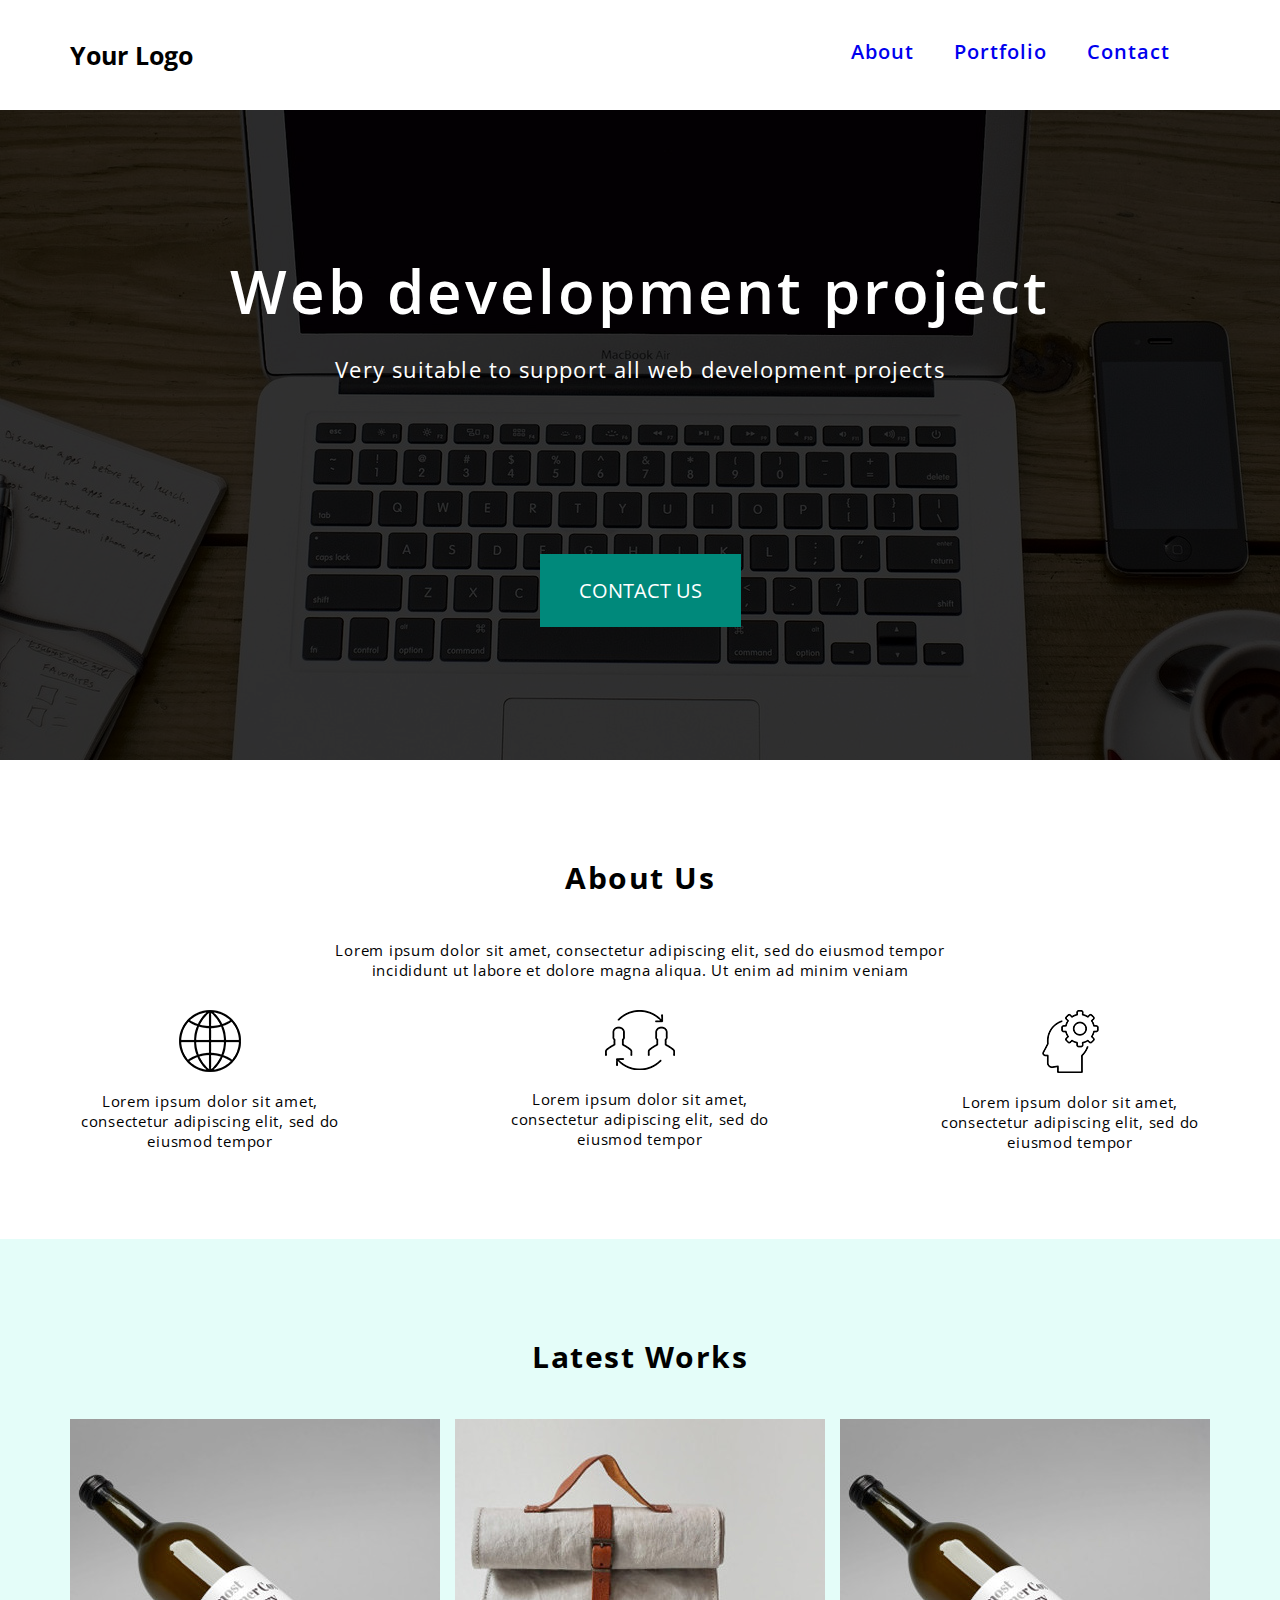
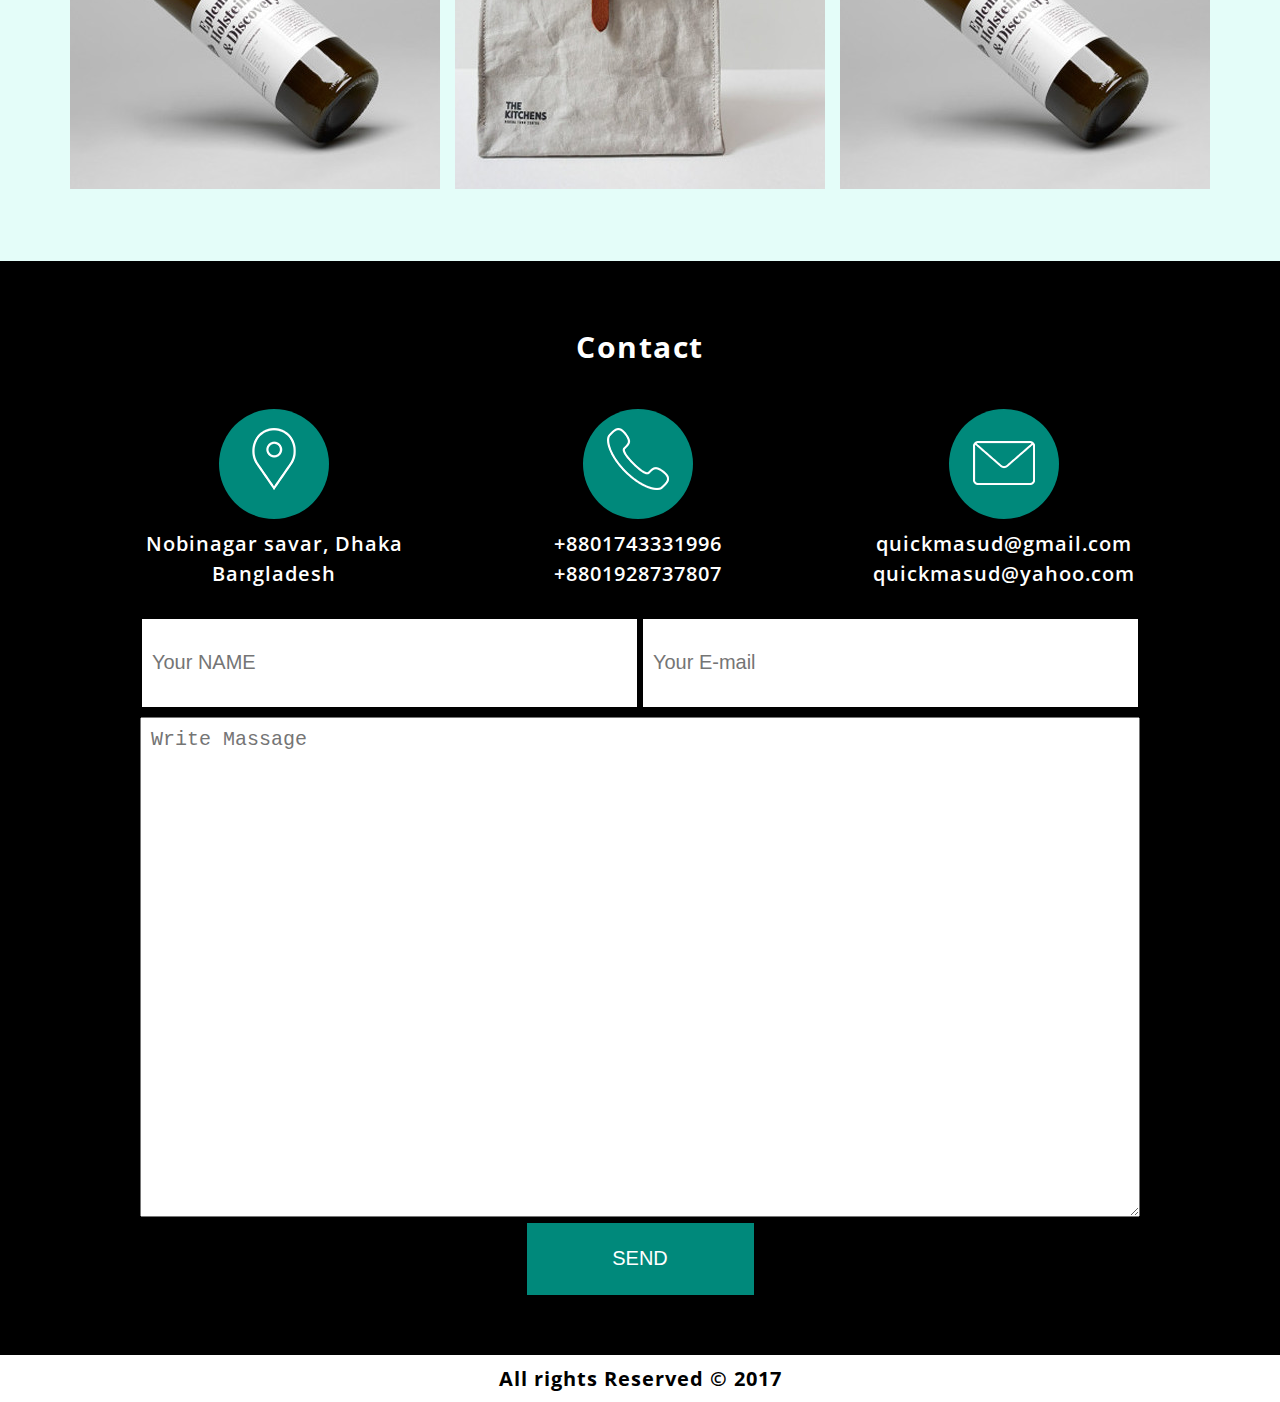
<file: index.html>
<!DOCTYPE html>
<html lang="en">
<head>
	<meta charset="UTF-8">
	<title>WEB</title>
	<meta name="viewport" content="width=device-width, initial-scale=1.0">
	<link href="https://fonts.googleapis.com/css?family=Open+Sans:400,600,700&display=swap" rel="stylesheet">
	<link rel="stylesheet" href="css/main.css">
</head>
<body>
	<header>
		<div class="menu">
			<div class="container d-flex menu_blok">
                <div class="logo">
					Your Logo
				</div>
			    <nav>
					<ul class="d-flex">
						<li> <a href="#about">About</a></li>
						<li><a href="#portfolio">Portfolio</a> </li>
						<li><a href="#contact">Contact</a></li>
					</ul>
				</nav>
			</div>
		</div>
		<div class="first">
			<div class="container">
				<h1>
					Web development project
				</h1>
				<p>
					Very suitable to support all web development projects
				</p>
				<a href="#contact" class="button">
					Contact us
				</a>
		    </div>
		</div>
	</header>
	<div class="about" id="about">
		<div class="container text">
			<h2>
				About Us
			</h2>
			<p class="about__p">
				Lorem ipsum dolor sit amet, consectetur adipiscing elit, sed do eiusmod tempor incididunt ut labore et dolore magna aliqua. Ut enim ad minim veniam
			</p>
			<div class="d-flex justify">
				<div class="promo">
					<img src="img/internet.png" alt="">
					<p>Lorem ipsum dolor sit amet, consectetur adipiscing elit, sed do eiusmod tempor</p>
				</div>
				<div class="promo">
					<img src="img/transfer.png" alt="">
					<p>Lorem ipsum dolor sit amet, consectetur adipiscing elit, sed do eiusmod tempor</p>
				</div>
				<div class="promo">
					<img src="img/head.png" alt="">
					<p>Lorem ipsum dolor sit amet, consectetur adipiscing elit, sed do eiusmod tempor</p>
				</div>
			</div>
		</div>
	</div>
	<div class="portfolio text" id="portfolio">
		<div class="container justify">
			<h2>Latest Works</h2>
			<div class="d-flex justify"> 
				<div class="work__item">
					<img src="img/Rectangle2.jpg" alt="">
					<div class="work__details">
						<h4>Wine</h4>
					</div>
				</div>
	            <div class="work__item">
					<img src="img/Rectangle.jpg" alt="">
					<div class="work__details">
						<h4>Bag</h4>
					</div>
				</div>
				<div class="work__item">
					<img src="img/Rectangle2.jpg" alt="">
					<div class="work__details">
						<h4>Wine</h4>
					</div>
				</div>
			</div> 
		</div>
	</div>
	<div class="contact text" id="contact">
		<div class="container">
			<h2>Contact</h2>
			<div class="d-flex justify_content">
				<div class="contact__items">
					<div class="circle">
					    <img src="img/placeholder.png" alt="">
					</div>
					<p>Nobinagar savar, Dhaka </p>
					<p>Bangladesh</p>
				</div>
				<div class="contact__items">
					<div class="circle">
					     <img src="img/phone-call.png" alt="">
					</div>
					<p>+8801743331996</p>
					<p>+8801928737807</p>
				</div>
				<div class="contact__items">
					<div class="circle circle_three">
					    <img src="img/mail.png" alt="">
					</div>
					<p>quickmasud@gmail.com</p>
					<p>quickmasud@yahoo.com</p>
				</div>
			</div>
			 <form action="success.php" class="js-form form" id="popupResult" method="post">
	                 <input type="text" name="name" required placeholder="Your NAME" class="form__input form-control form__field">
	                 <input type="email" name="email" placeholder="Your E-mail" class="form__input form-control form__field">
	                 <textarea name="massage" placeholder="Write Massage" class="form__input form-control form__field"></textarea>
	                 <button class="form__btn btn-red" data-submit>Send</button>
			 </form> 
		</div>
	</div>
	<footer>
		 All rights Reserved © 2017
	</footer>
	<div id="loader">
        <img src="img/ripple.svg">
    </div>
    
    <div id="overlay">
        <div id="thx">
          Thanks. We have received your message
        </div>
    </div>

        <script src="js/jquery-3.3.1.min.js"></script>
	<!-- Подключен файл-валидатор, для проверки формы на заполненность  -->
	<script src="https://ajax.aspnetcdn.com/ajax/jquery.validate/1.14.0/jquery.validate.js"></script>
	<script src="js/main.js"></script>
</body>
</html>
</file>
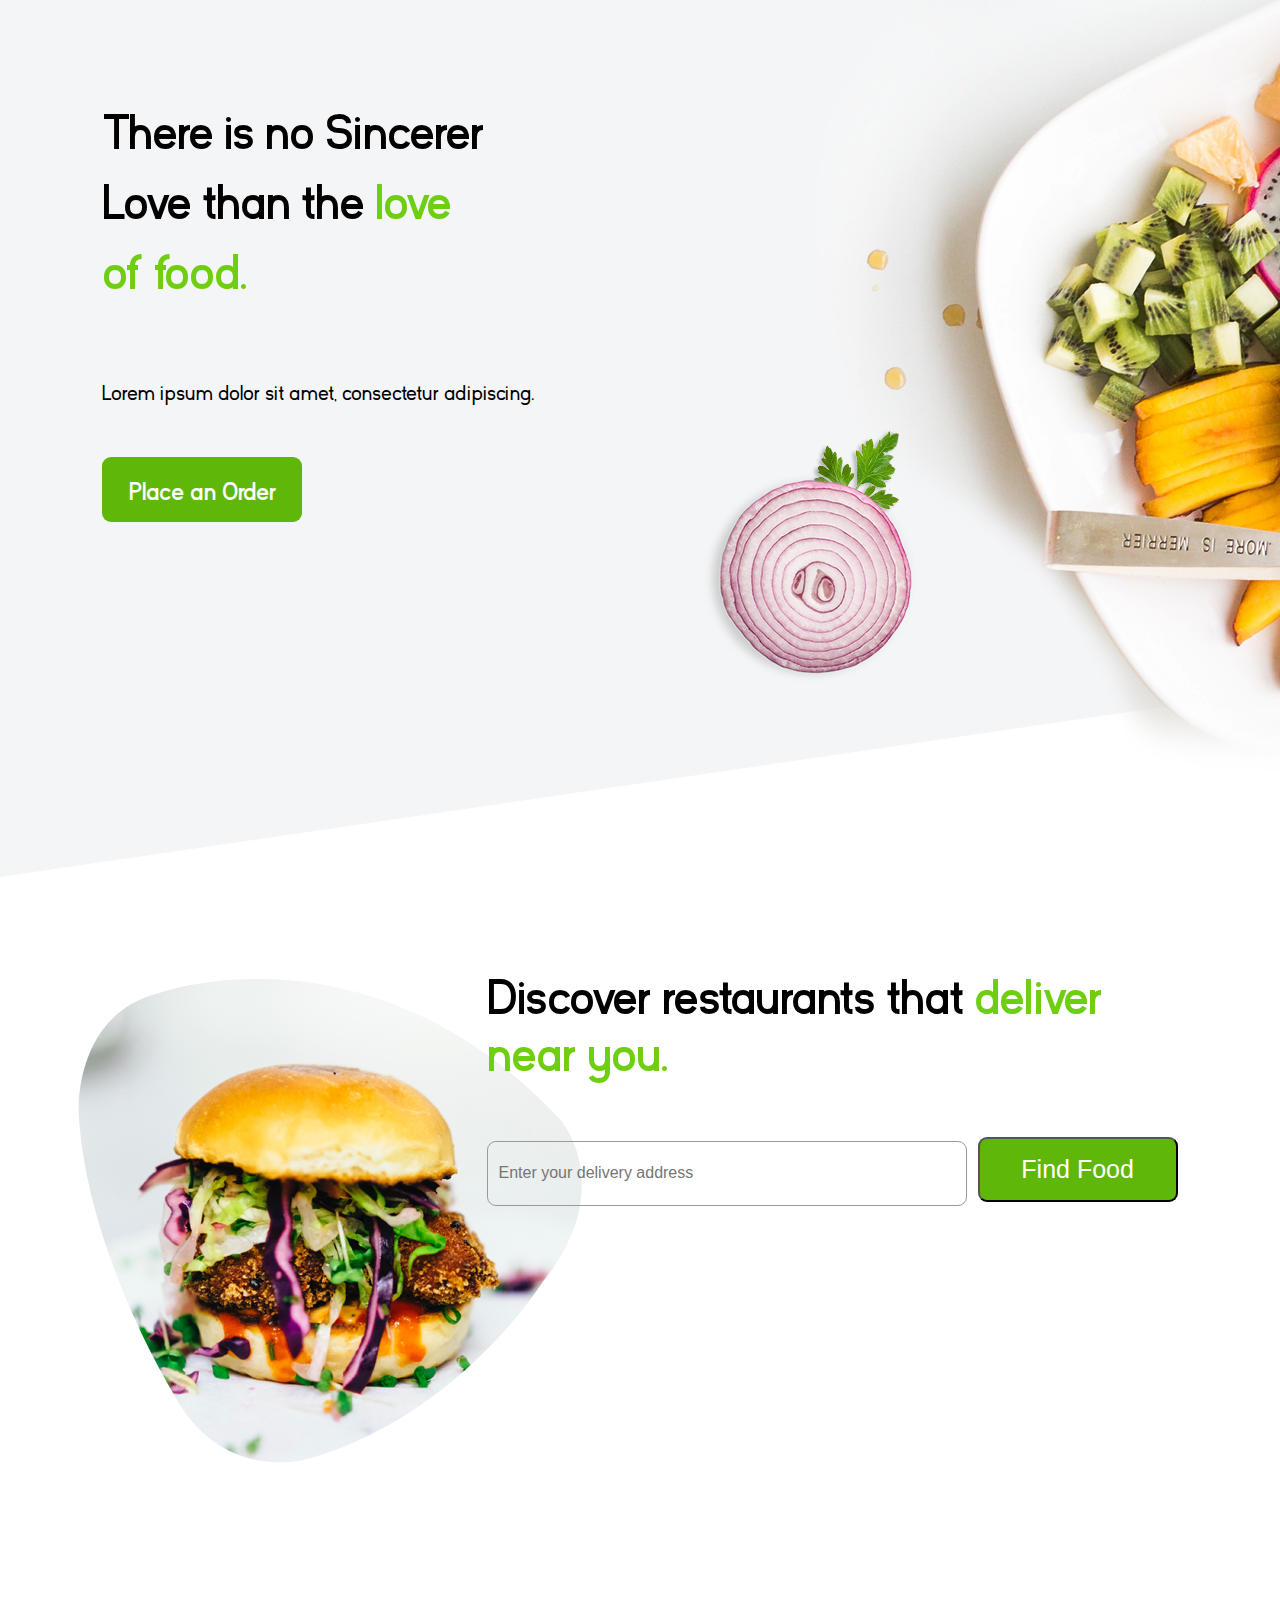
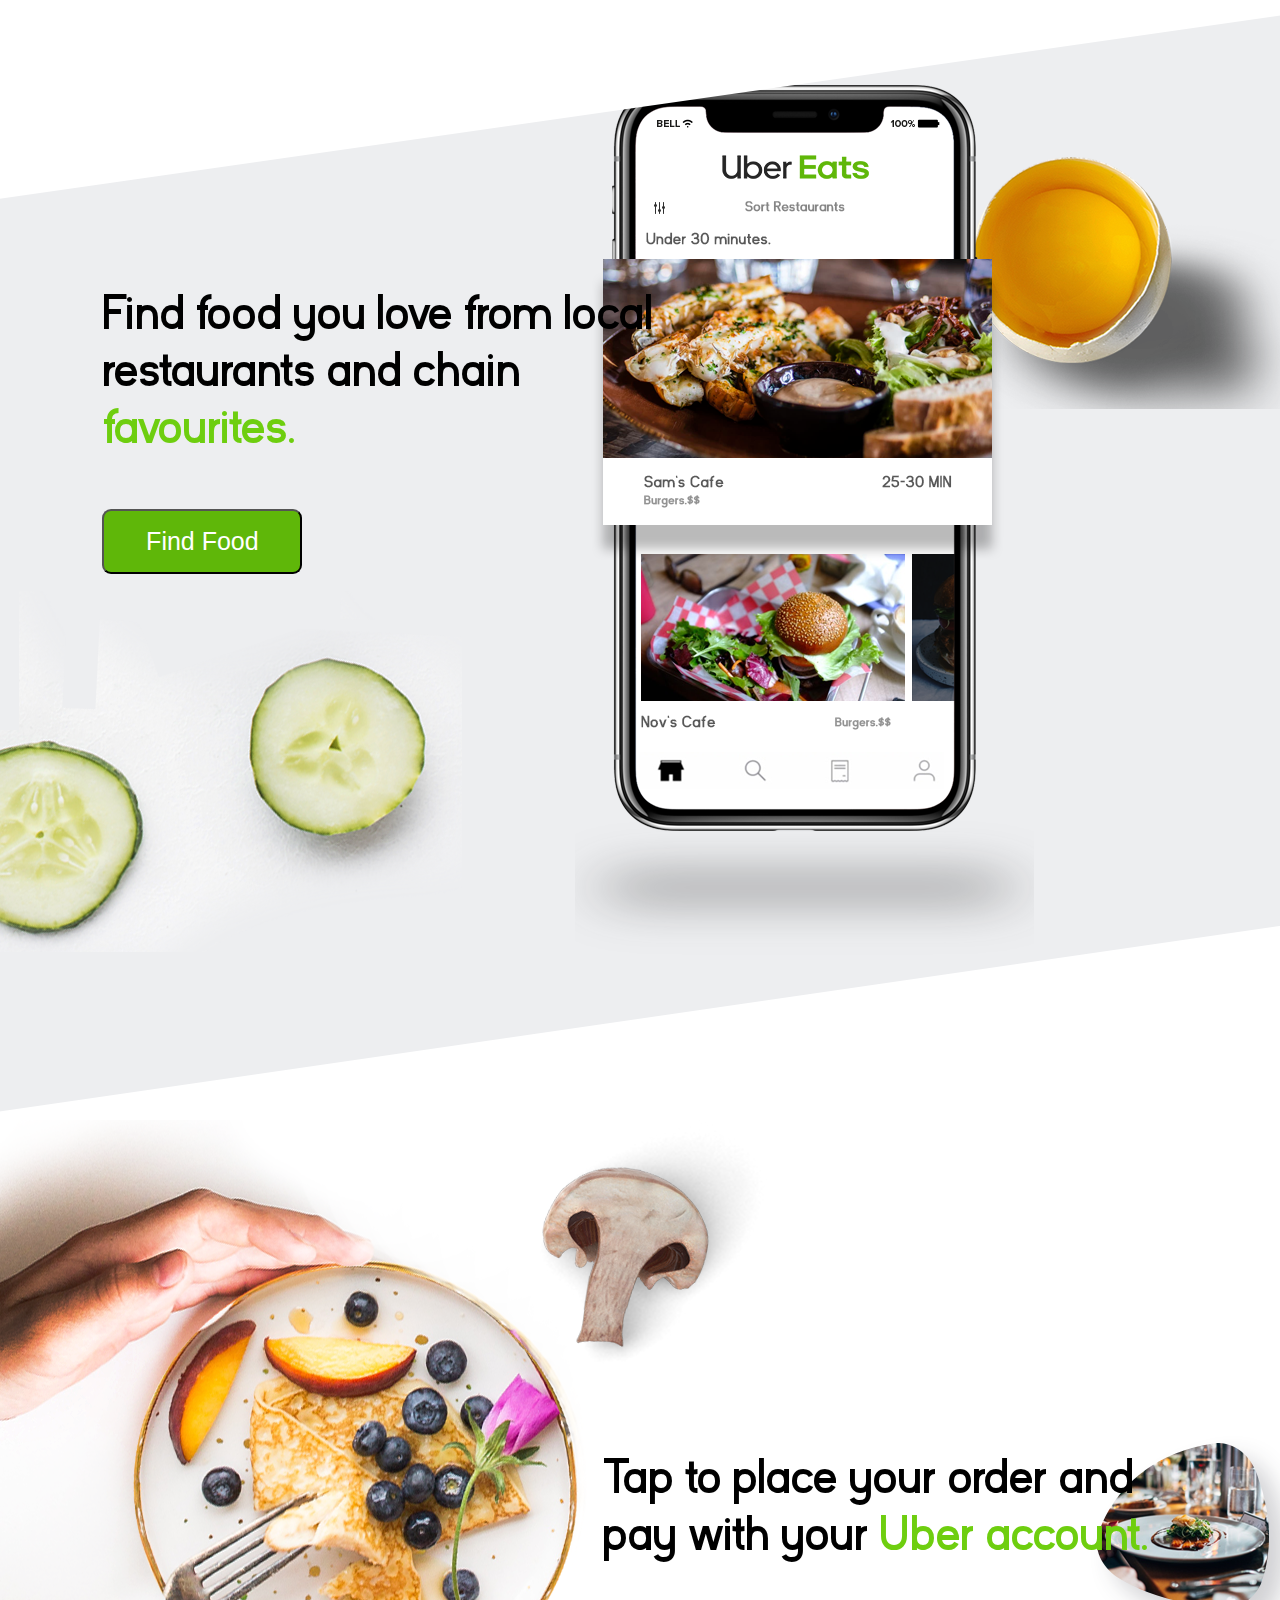
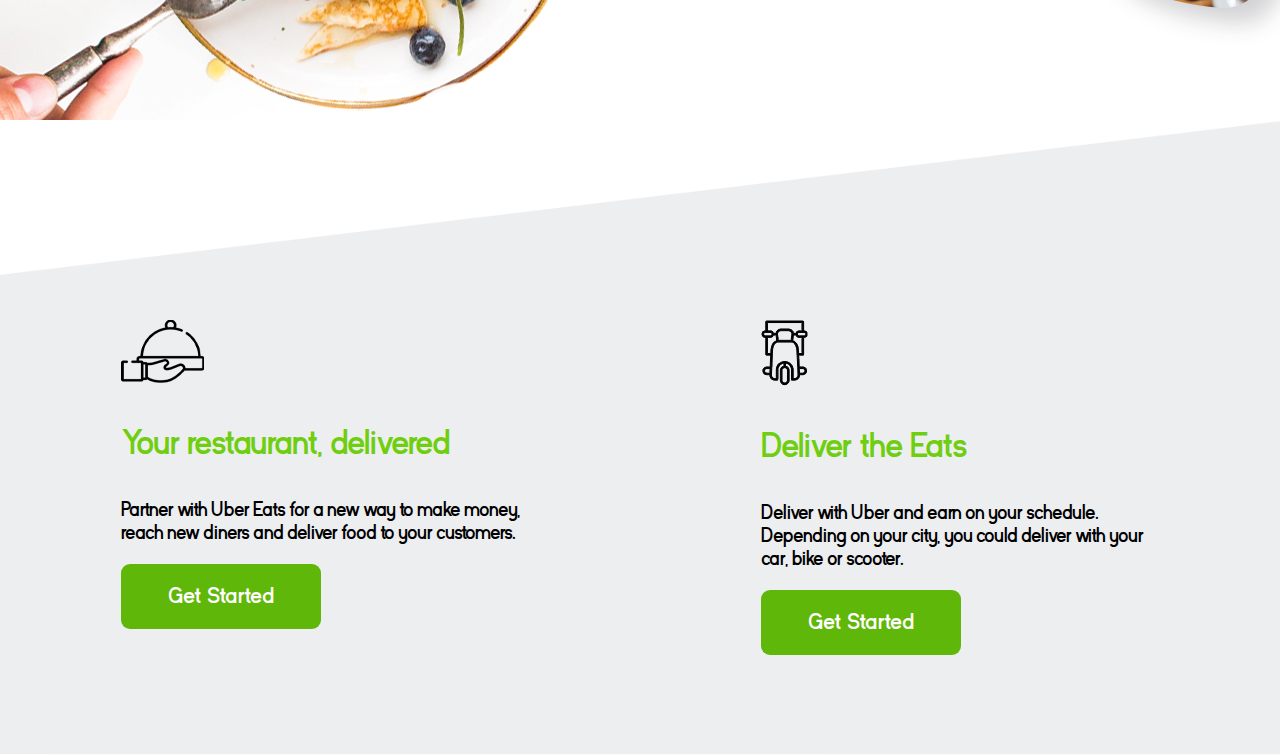
<file: food/index.html>
<!DOCTYPE html>
<html lang="en">
<head>
	<meta charset="UTF-8">
	<title>Sincer</title>
	<meta name="viewport" content="width=device-width, initial-scale=1.0">
	<link rel="stylesheet" href="css/main.css">
</head>
<body>
	<header>
		<!-- <a href="" class="button">Sing up</a> -->
		<div class="header__text">
		<p>There is no Sincerer<br> Love than the <span class="colorFont">love<br> of food.</span></p>
		<p class="text">Lorem ipsum dolor sit amet, consectetur adipiscing.</p>
		<a href="">Place an Order</a>
		</div>
	</header>
	<div class="container deliver">
		<div class= "deliver__text">	
			<p>Discover  restaurants that <span class="colorFont">deliver<br> near you.</span></p>
		    <form action="success.php">
			<input type="text" placeholder="  Enter your delivery address">
			<button class="form__btn" data-submit>Find Food</button>
		</form>
		</div>
	</div>
	<div class="container find">
		<div class="find__text">
			<p>Find food you love from local<br> 
	        restaurants and chain <span class="colorFont">favourites.</span></p>
	        <button class="form__btn" data-submit>Find Food</button>

        </div>
	</div>
	<div class="container place">
		<div class="place__text">
			<p>Tap to place your order and<br>
	        pay with your <span class="colorFont">Uber account.</span></p>
	    </div>
	</div>
	<footer>
		<div class= "partner">
			<img src="img/dish.png" alt="">
		<h3 class= "colorFont">Your restaurant, delivered</h3>
		<p>Partner with Uber Eats for a new way to make money, 
         reach new diners and deliver food to
         your customers.</p>
         <a href="">
         	Get Started
         </a>
		</div>
		<div class= "partner">
			<img src="img/bike.png" alt="">
		<h3 class= "colorFont">Deliver the Eats</h3>
		<p>Deliver with Uber and earn on your schedule. Depending 
        on your city, you could deliver with your car, bike 
        or scooter.</p>
         <a href="">
         	Get Started
         </a>
		</div>
	</footer>
</body>
</html>
</file>
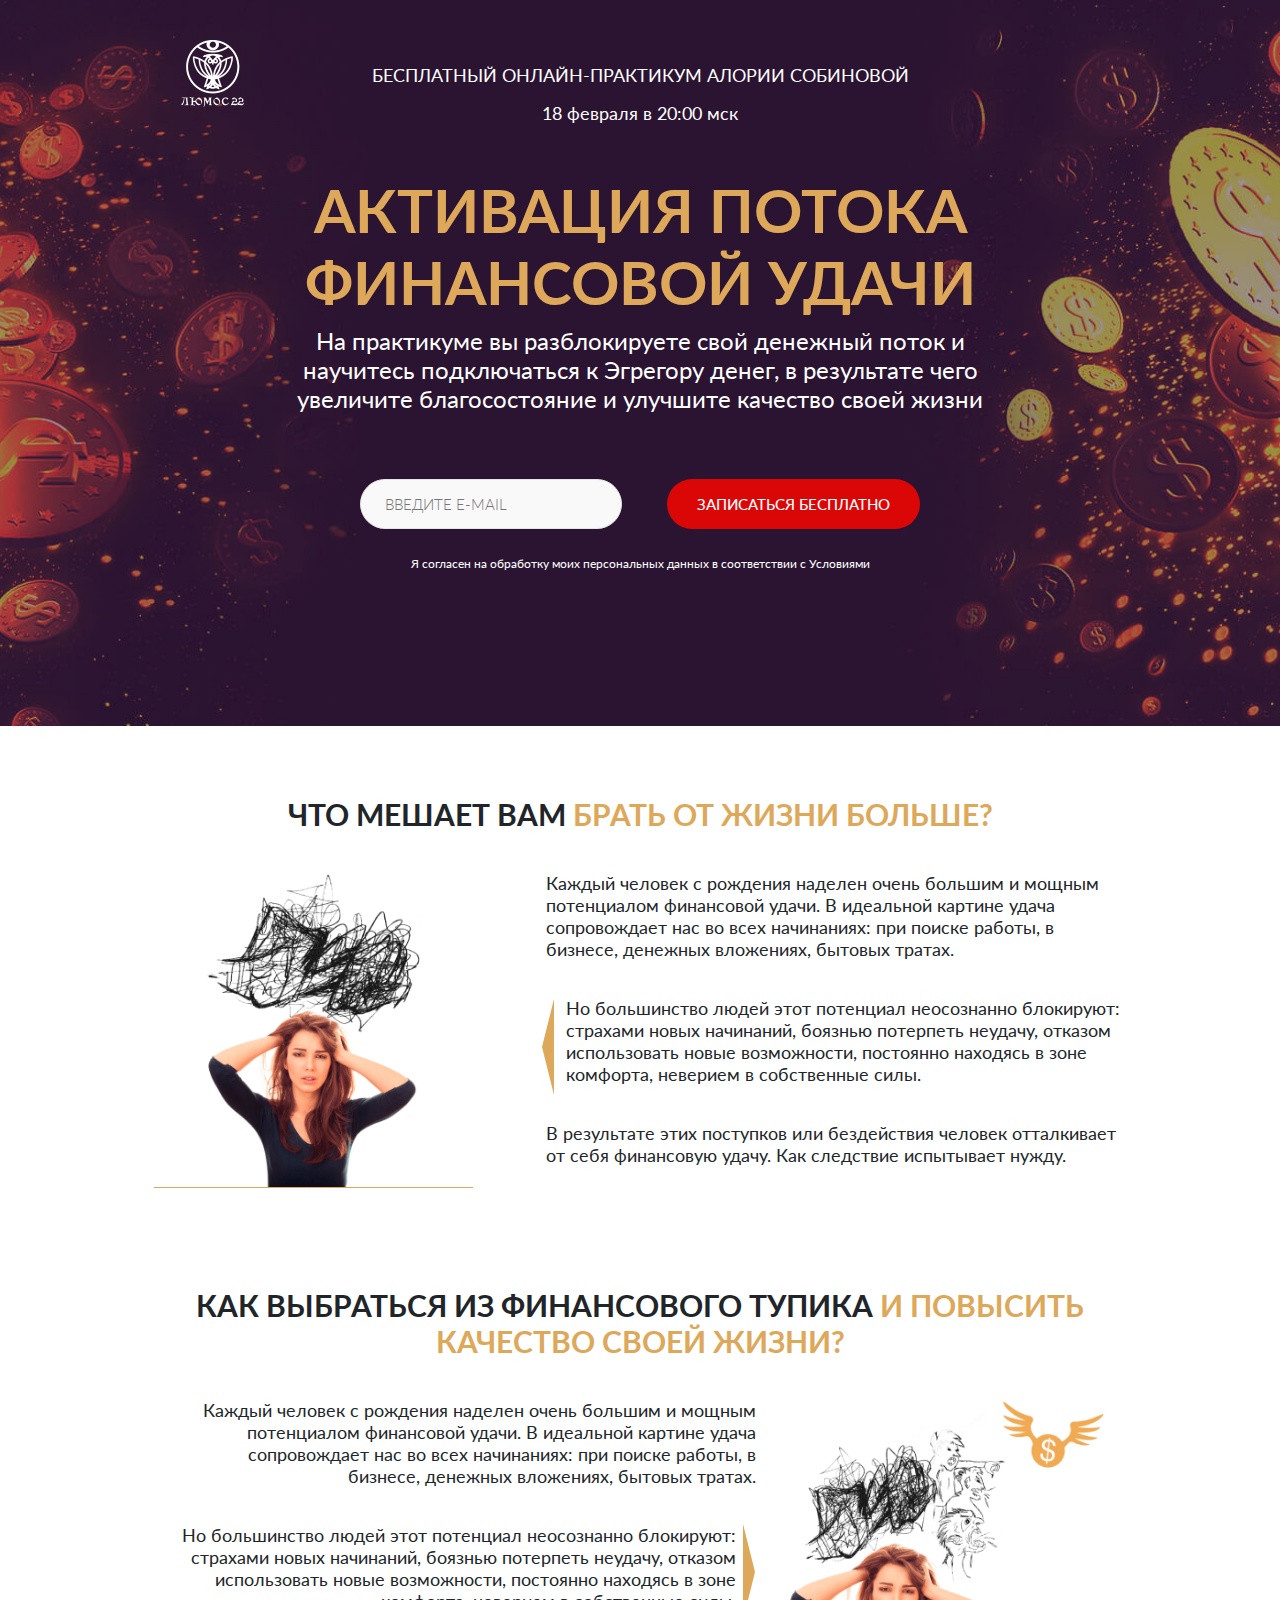
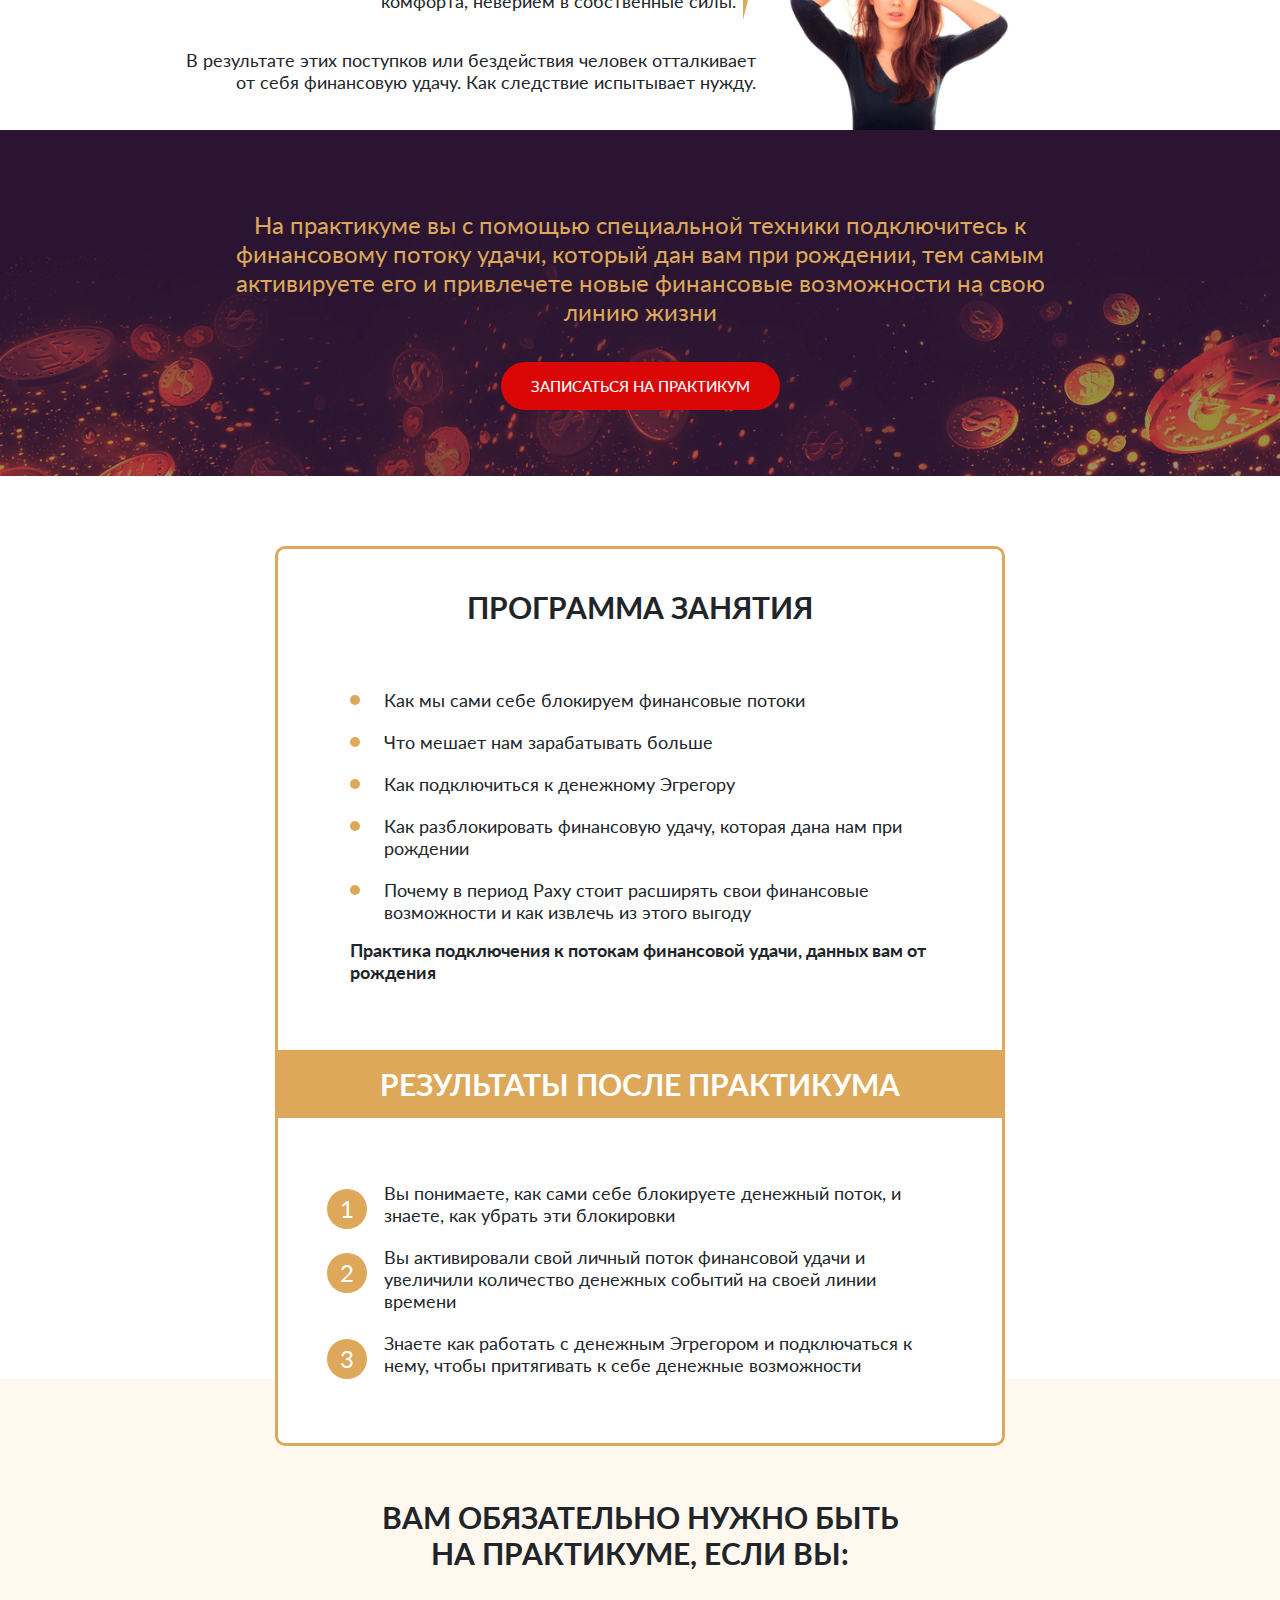
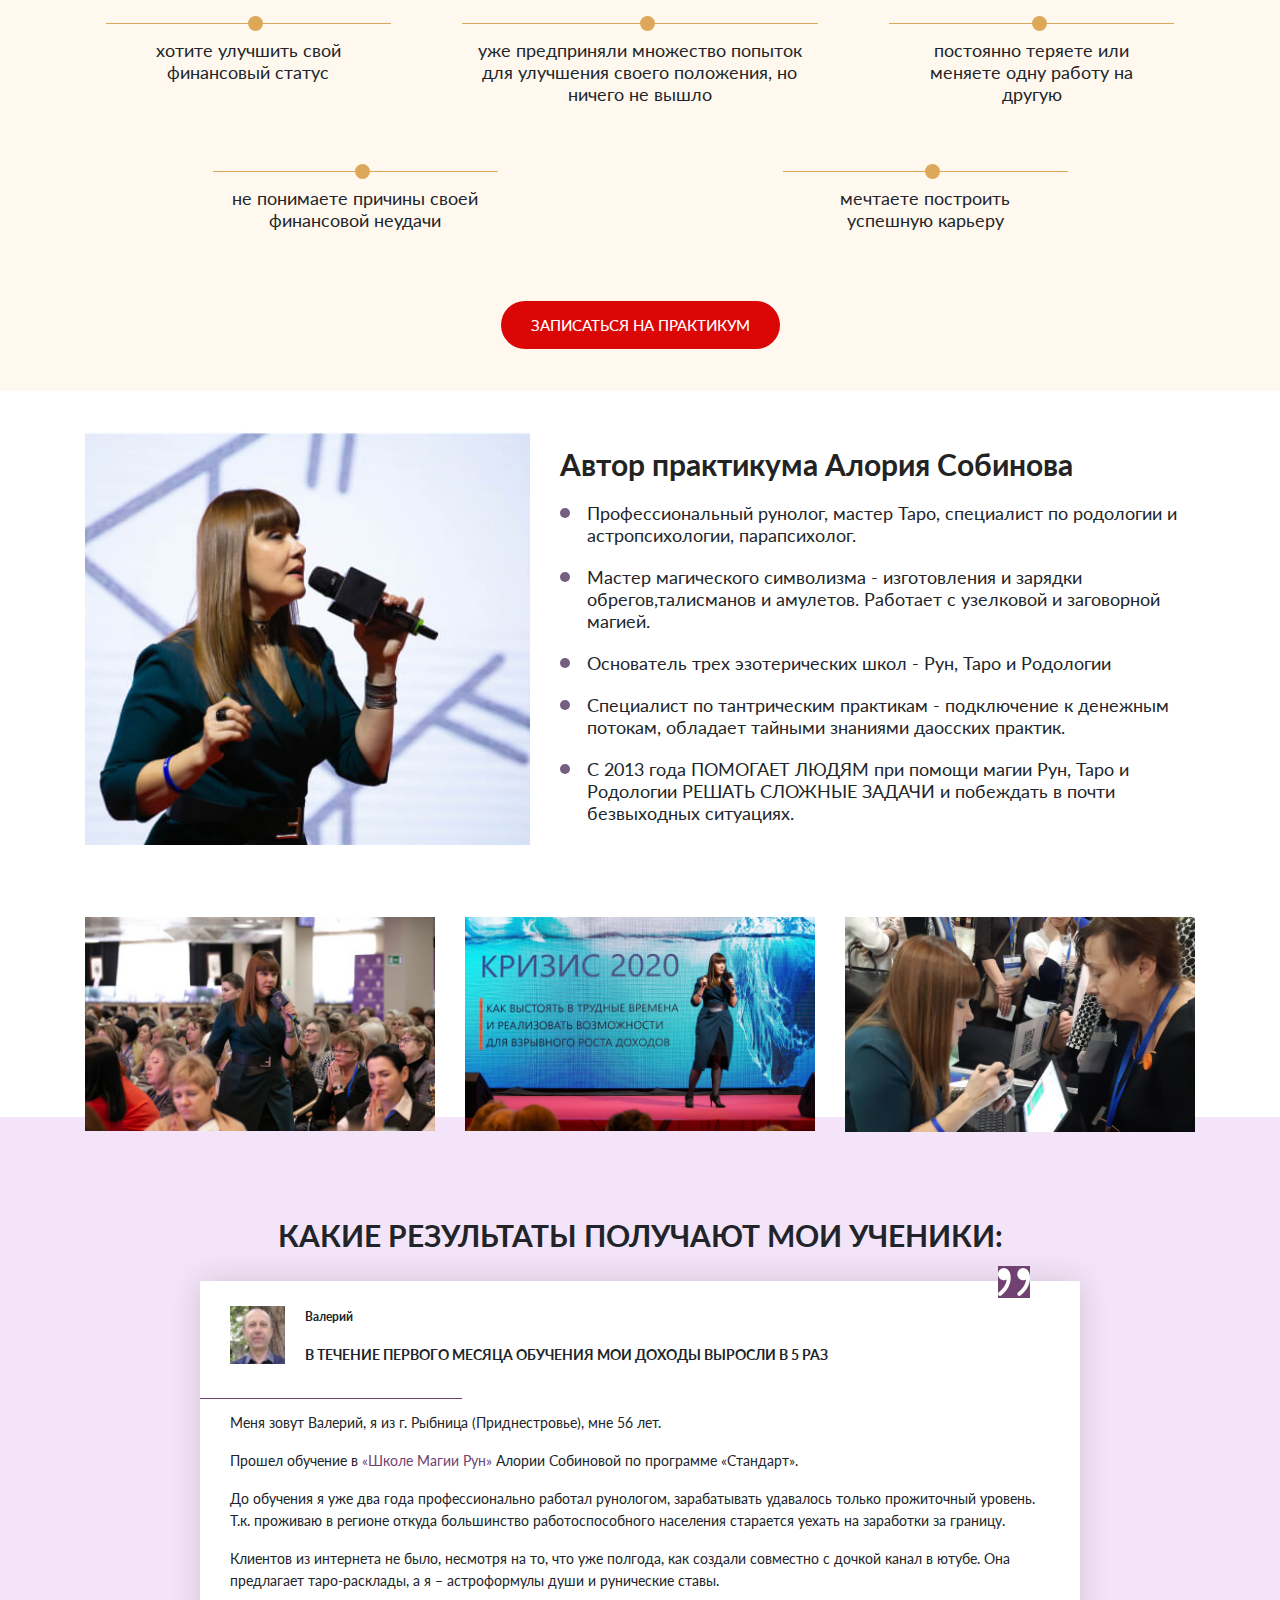
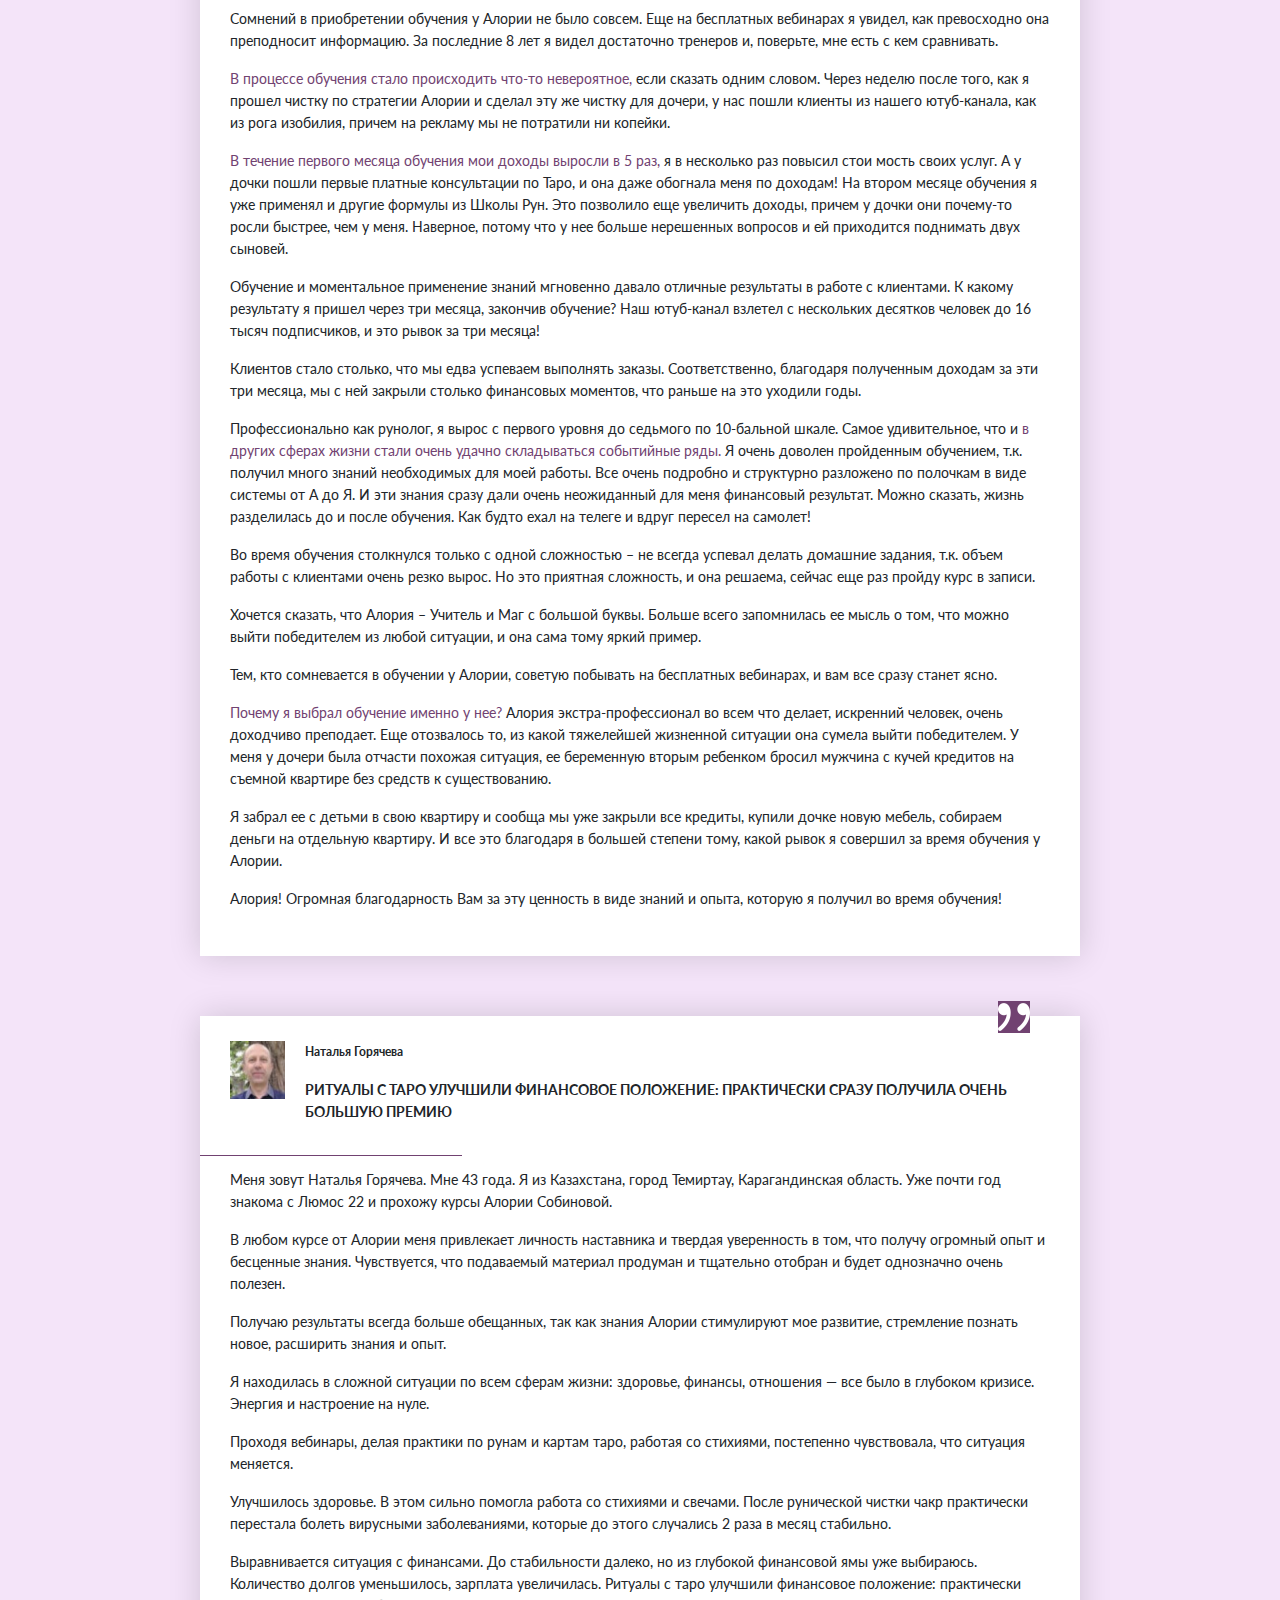
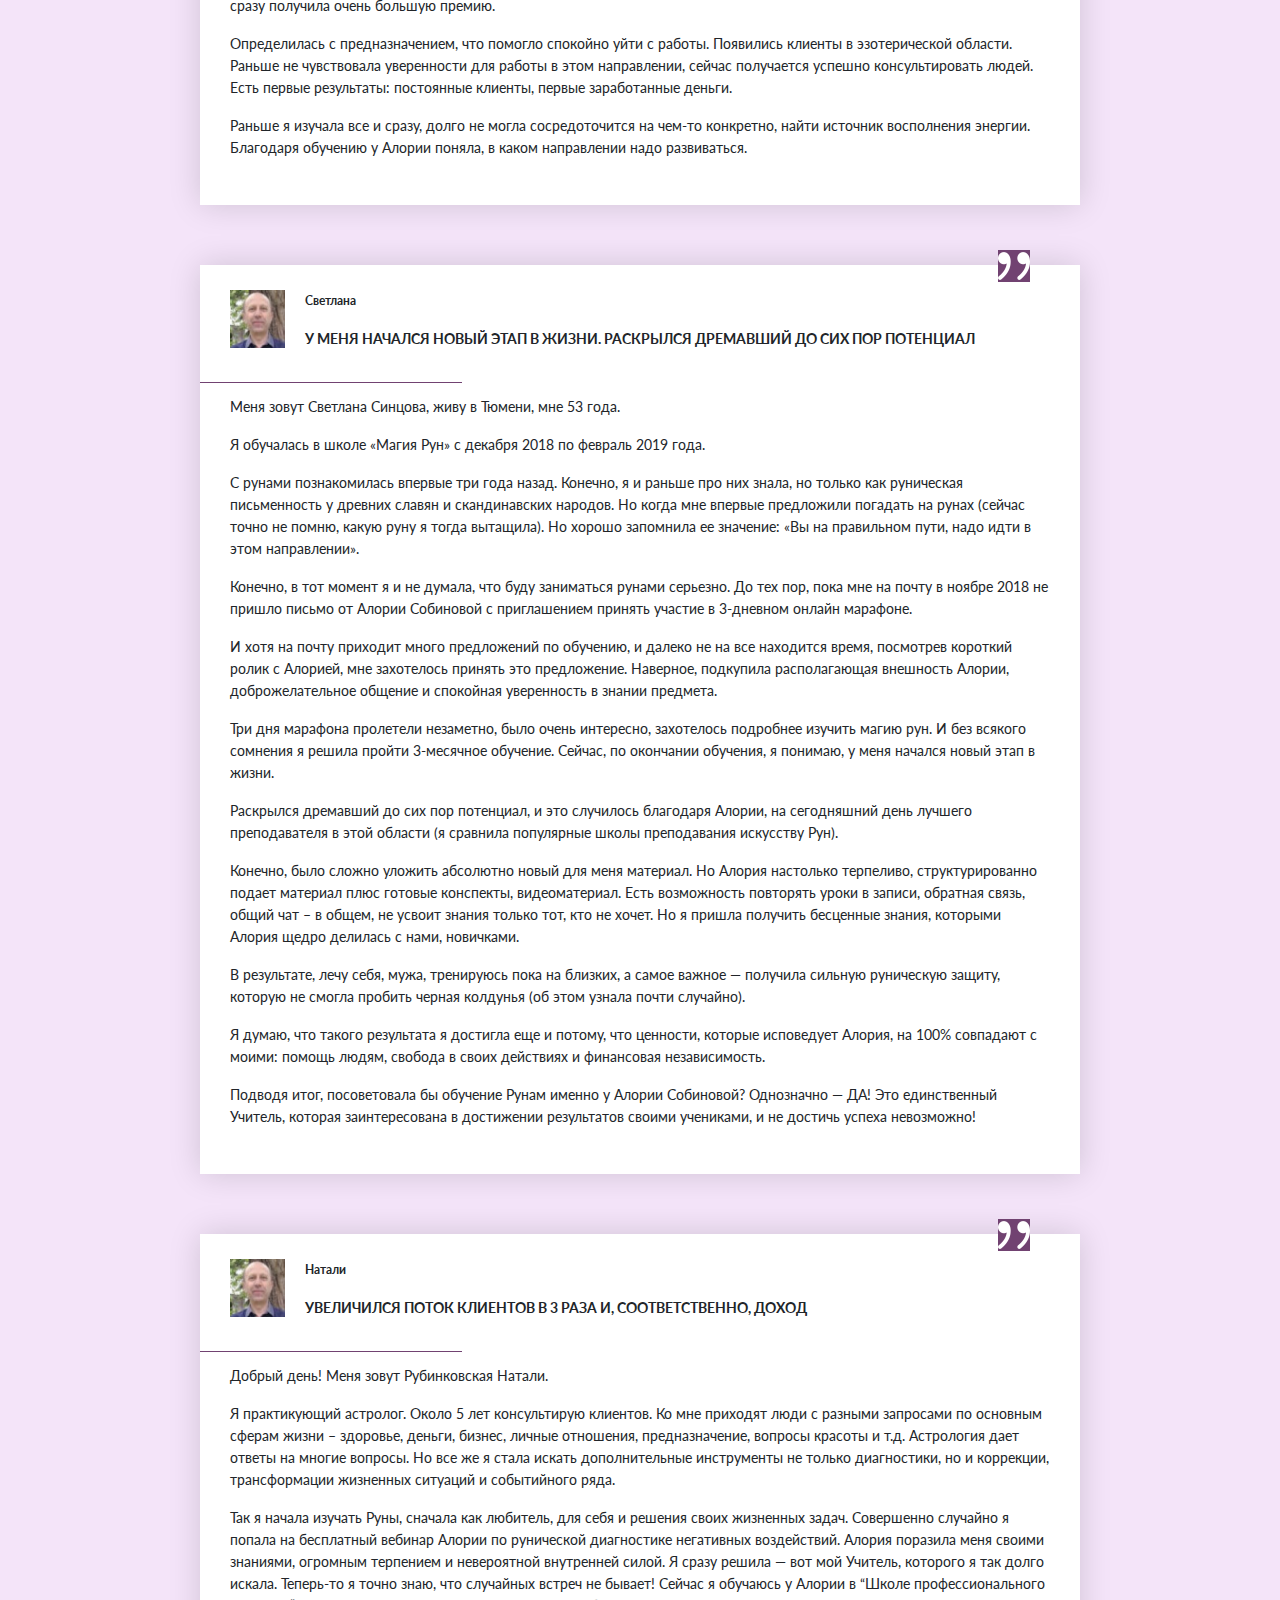
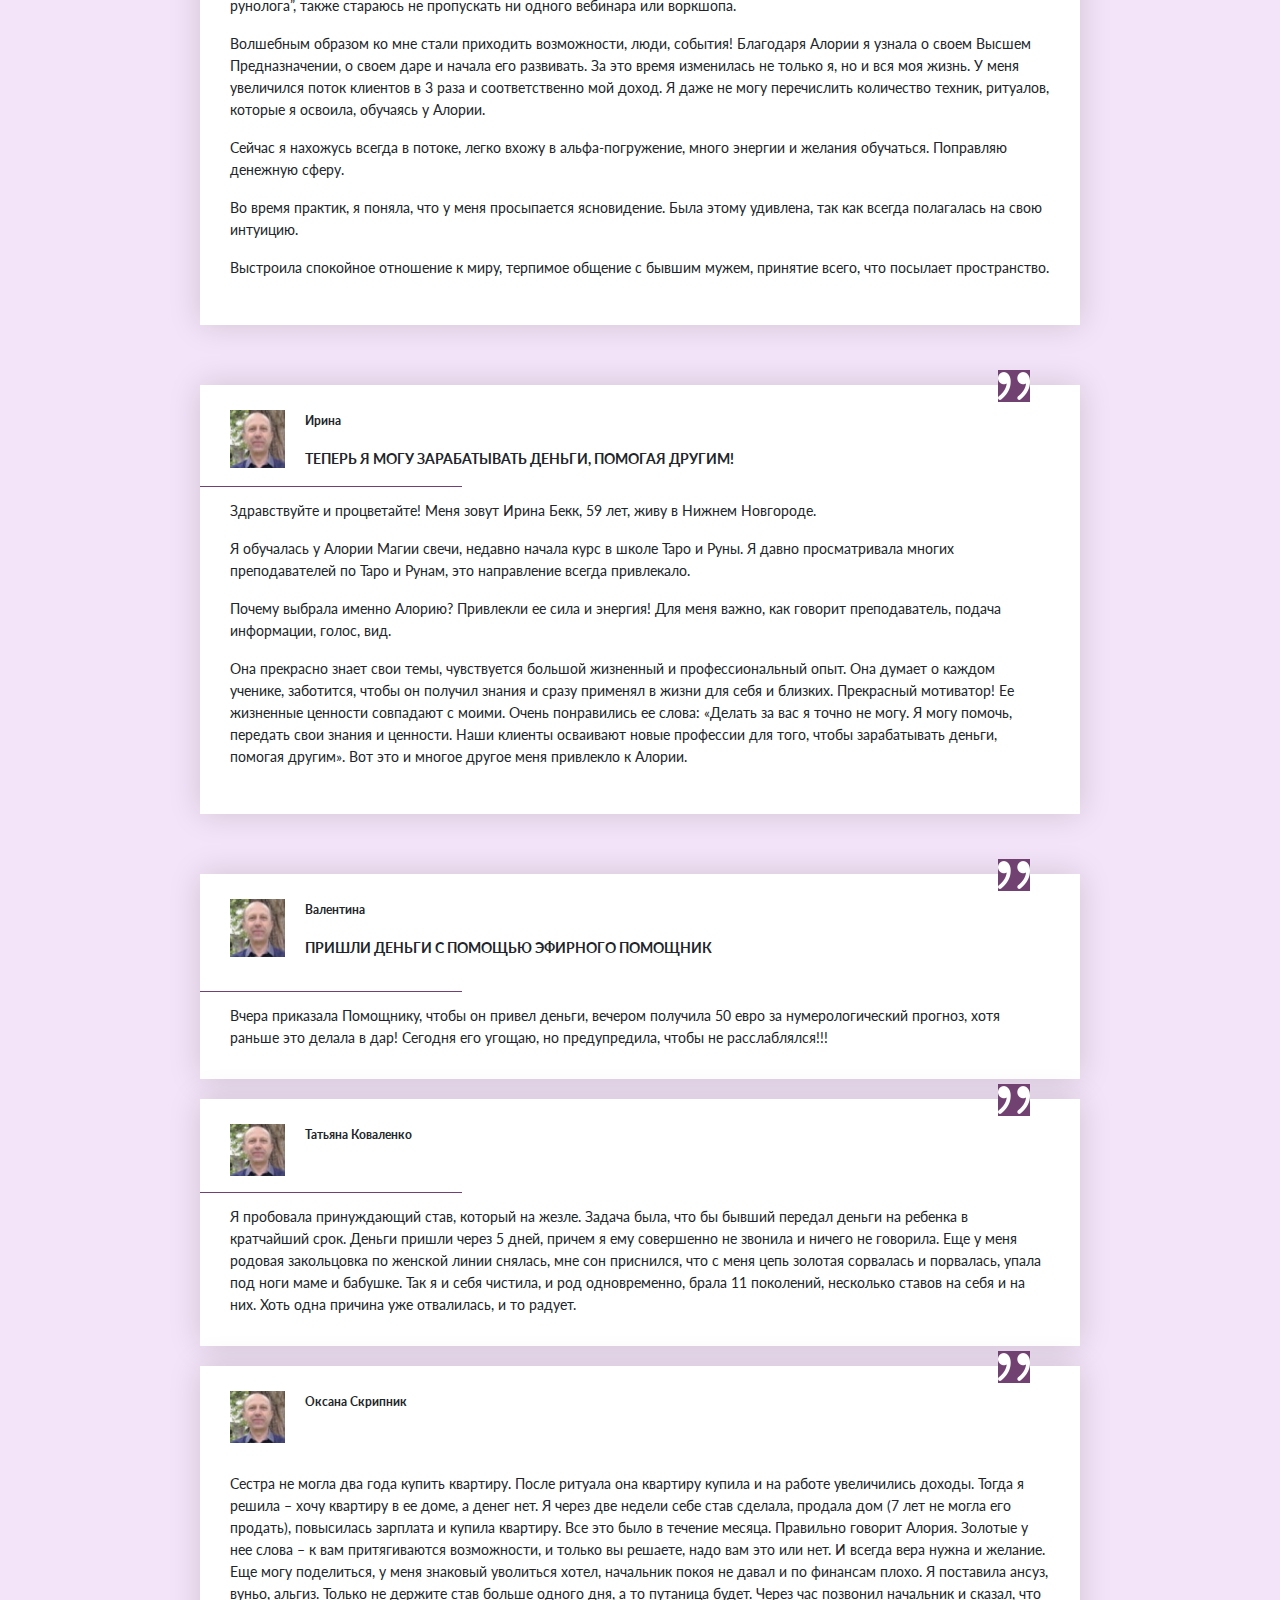
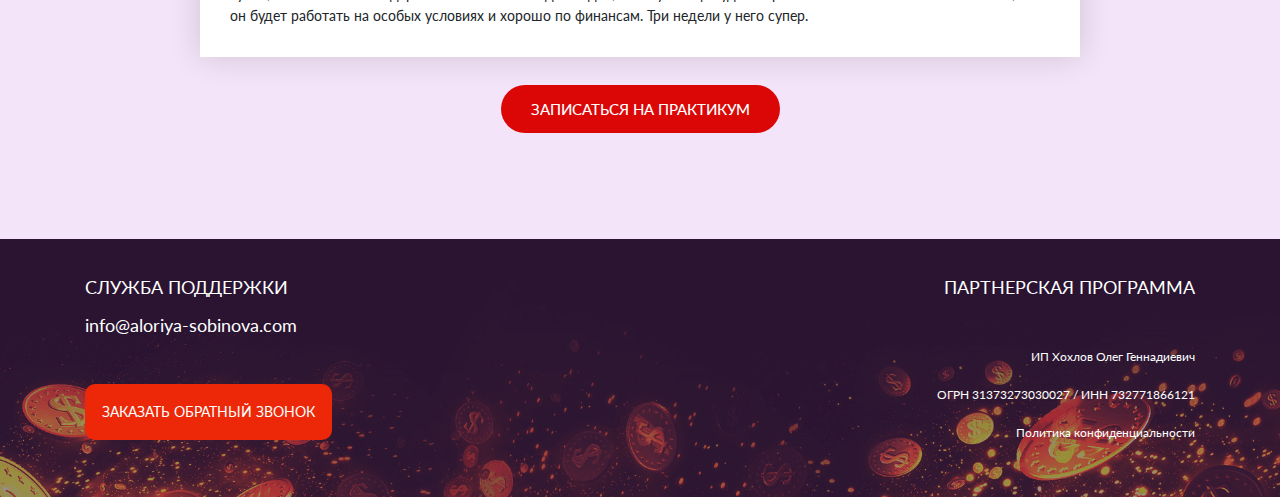
<file: gloria/index.html>
<!doctype html>
<html lang="кг">
  <head>
    <!-- Required meta tags -->
    <meta charset="utf-8">
    <meta name="viewport" content="width=device-width, initial-scale=1, shrink-to-fit=no">

    <!-- Bootstrap CSS -->
    <link href="https://fonts.googleapis.com/css2?family=Lato:ital,wght@0,300;0,400;0,700;0,900;1,700&display=swap" rel="stylesheet">
    
    <link rel="stylesheet" href="https://stackpath.bootstrapcdn.com/bootstrap/4.4.1/css/bootstrap.min.css" integrity="sha384-Vkoo8x4CGsO3+Hhxv8T/Q5PaXtkKtu6ug5TOeNV6gBiFeWPGFN9MuhOf23Q9Ifjh" crossorigin="anonymous">
    <link rel="stylesheet" type="text/css" href="slick/slick.css"/>
    <link rel="stylesheet" href="css/style.css">
    <title>Люмос</title>
  </head>

  <body>
    <header>
        <div class="container">
            <div class="row ">
                <div class="offset-lg-1 col-lg-1 col-12 text-center">
                    <img src="img/logo.png" alt="Лого">
                </div>
                <div class="col-lg-8 col-12  justify-content-center">
                    <p class="text-center text-uppercase mt-4">Бесплатный онлайн-практикум Алории Собиновой</p>
                    <p class="text-center">18 февраля в 20:00 мск</p>

                    <h1 class="text-center text-gold text-uppercase">Активация потока финансовой удачи</h1>
                    <p class="text-center font-size-24">На практикуме вы разблокируете свой денежный поток и научитесь 
                    подключаться к Эгрегору денег, в результате чего увеличите благосостояние и улучшите
                    качество своей жизни</p> 
                    <form class = "text-uppercase d-lg-flex justify-content-between text-center"action="">
                        <input class="mb-4" type="text" placeholder=" Введите e-mail">
                        <button class = "button text-uppercase mb-4 text-center">Записаться бесплатно</button>
                    </form>
                    <p class="font-size-12 text-center">Я согласен на обработку моих персональных данных в соответствии с Условиями</p> 
                </div>
            </div>   
        </div>
    </header>


    <section class="reason">
        <div class="container">
            <div class="row justify-content-center">
                <div class="col-lg-11 col-md-12">
                    <h2 class="text-center">
                        Что мешает вам <span class="text-gold">брать от жизни больше?</span>
                    </h2>
                    <div class="row justify-content-around">
                        <div class="col-md-4">
                            <img class="reason__img" src="img/reason.png" alt="">
                        </div>
                        <div class="col-md-7">
                            <p>
                                Каждый человек с рождения наделен очень большим и мощным потенциалом
                                финансовой удачи. В идеальной картине удача сопровождает нас во всех
                                начинаниях: при поиске работы, в бизнесе, денежных вложениях, 
                                бытовых тратах.
                            </p>
                            <p class="triangle_left">
                                Но большинство людей этот потенциал неосознанно блокируют: страхами 
                                новых начинаний, боязнью потерпеть неудачу, отказом использовать новые возможности, 
                                постоянно находясь в зоне комфорта, неверием в собственные силы.
                            </p>
                            <p>
                                В результате этих поступков или бездействия человек отталкивает от себя 
                                финансовую удачу. Как следствие испытывает нужду. 
                            </p>
                        </div>
                    </div>
                    <h2 class="text-center">
                        КАК ВЫБРАТЬСЯ из финансового тупика <span class="text-gold">и повысить КАЧЕСТВО СВОЕЙ ЖИЗНИ?</span>
                    </h2>
                    <div class="row justify-content-center flex-column-reverse flex-md-row">
                        <div class="col-md-7 text-right">
                            <p>
                                Каждый человек с рождения наделен очень большим и мощным потенциалом
                                финансовой удачи. В идеальной картине удача сопровождает нас во всех
                                начинаниях: при поиске работы, в бизнесе, денежных вложениях, 
                                бытовых тратах.
                            </p>
                            
                            <p class="triangle_right">
                                Но большинство людей этот потенциал неосознанно блокируют: страхами 
                                новых начинаний, боязнью потерпеть неудачу, отказом использовать новые возможности, 
                                постоянно находясь в зоне комфорта, неверием в собственные силы.
                            </p>
                            <p>
                                В результате этих поступков или бездействия человек отталкивает от себя 
                                финансовую удачу. Как следствие испытывает нужду. 
                            </p>
                        </div>
                        <div class="col-md-4">
                            <img class="reason__img-2" src="img/reason1.png" alt="">
                        </div>
                    </div>
                </div>
            </div>
        </div>
    </section>


    <section class="practice">
        <div class="container">
            <div class="row justify-content-center">
                <div class="col-md-9 text-center">
                    <p class="text-gold font-size-24 mb-5">На практикуме вы с помощью специальной техники подключитесь к финансовому потоку удачи, 
                        который дан вам при рождении, тем самым активируете его и привлечете
                        новые финансовые возможности на свою линию жизни
                    </p>
                    <a class="button text-uppercase text-white" href="">Записаться на практикум</a>
                </div>
            </div>
        </div>
    </section>


    <section class="program">
        <div class="container">
            <div class="row justify-content-center">
                <div class="col-md-8">
                    <div class="program__list">
                        <h2 class="text-center">ПРОГРАММА ЗАНЯТИЯ</h2>
                            <div class="program__bulet-list">
                                <ul>
                                    <li>Как мы сами себе блокируем финансовые потоки</li>
                                    <li>Что мешает нам зарабатывать больше</li>
                                    <li>Как подключиться к денежному Эгрегору</li>
                                    <li>Как разблокировать финансовую удачу, которая дана нам при рождении</li>
                                    <li> Почему в период Раху стоит расширять 
                                        свои финансовые возможности и как извлечь из этого выгоду
                                    </li>
                                </ul>
                                <p class="text-left">Практика подключения к потокам финансовой удачи, данных вам от рождения</p>
                            </div>
                        <h2 class="text-center text-white bg-gold py-3">РЕЗУЛЬТАТЫ ПОСЛЕ ПРАКТИКУМА</h2>
                            <div class="program__bulet-list">   
                                <ol>
                                    <li>Вы понимаете, как сами себе блокируете денежный поток,
                                        и знаете, как убрать эти блокировки </li>
                                    <li>Вы активировали свой личный поток финансовой удачи и увеличили 
                                        количество денежных событий на своей линии времени</li>
                                    <li>Знаете как работать с денежным Эгрегором и подключаться к нему,
                                        чтобы притягивать к себе денежные возможности</li>
                                </ol>
                            </div>
                    </div>
                </div>
            </div>    
        </div>
    </section>


    <section class="must">
        <div class="container text-center">
            <h2 > ВАМ ОБЯЗАТЕЛЬНО НУЖНО БЫТЬ НА ПРАКТИКУМЕ, ЕСЛИ ВЫ:</h2> 
            <div class="row justify-content-around text-center">
                
                <div class="col-md-3  coi-lg-4 must__items">
                    <p> хотите улучшить свой финансовый статус</p>
                </div>
                <div class="col-md-4  coi-lg-4 must__items">
                    <p>уже предприняли множество 
                        попыток для улучшения своего положения, но ничего не вышло</p>
                </div>
                <div class="col-md-3 coi-lg-4 must__items">
                    <p>
                        постоянно теряете или меняете одну работу на другую
                    </p>
                </div>
                <div class="col-md-3 coi-lg-3 must__items">
                    <p>
                        не понимаете причины своей финансовой неудачи
                    </p>
                </div>
                <div class="col-md-3 coi-lg-3 must__items">
                    <p>
                        мечтаете построить успешную карьеру
                    </p>
                </div>
                <div class="col-md-12 mx-auto">
                    <p></p><a class="button text-uppercase text-white" href="">Записаться на практикум</a></p> 
                </div>
            </div>
        </div>
    </section>


    <section class="author">
        <div class="container">
            <div class="row justify-content-between">
                <div class="col-lg-5 col-md-5 mb-5">
                    <img src="img/aloria.jpg" alt="Алория">
                </div>
                <div class="col-lg-7 col-md-7">
                    <p class="author__title">Автор практикума Алория Собинова</p>
                    <ul>
                        <li>Профессиональный рунолог, мастер Таро, специалист по родологии и астропсихологии, парапсихолог.</li>
                        <li> Мастер магического символизма - изготовления и зарядки обрегов,талисманов и амулетов.  Работает с узелковой и заговорной магией.</li> 
                        <li>Основатель трех эзотерических школ - Рун, Таро и Родологии</li>
                        <li> Специалист по тантрическим практикам - подключение к денежным потокам, обладает тайными знаниями даосских практик.</li>
                        <li>С 2013 года ПОМОГАЕТ ЛЮДЯМ при помощи магии Рун, Таро и Родологии РЕШАТЬ СЛОЖНЫЕ ЗАДАЧИ и побеждать в почти безвыходных ситуациях.</li>
                    </ul>
                </div>
                <div class="row justify-content-between mx-auto">
                <div class="col-lg-4 col-md-4 col-12 mt-4">
                    <img src="img/author1.jpg" alt="">
                </div>
                <div class="col-lg-4 col-md-4 col-12 mt-4">
                    <img src="img/author2.jpg" alt="">
                </div>
                <div class="col-lg-4 col-md-4 col-12 mt-4">
                    <img src="img/author3.jpg" alt="">
                </div>
            </div>
            </div>
        </div>
    </section>


    <section class="reviews text-center">
        <div class="container">
            <div class="row justify-content-center">
                <div class="col-md-10">
                    <h2>Какие результаты получают мои ученики:</h2>
                        <div class="slider single-item">
                        <div class="slider__items">
                            <div class="reviews__item">
                                <img class="quotations" src="img/quotations.png" alt="">
                                <div class="reviews__title">
                                    <img src="img/1.jpg" alt="">
                                    <div class="reviews__name">
                                    <p class="name">Валерий</p>
                                    <p class="title">В течение первого месяца обучения мои доходы выросли в 5 раз</p>  
                                </div>
                                </div>
                                <hr>
                                <div class="reviews__text">
                                <p> Меня зовут Валерий, я из г. Рыбница (Приднестровье), мне 56 лет.</p>
                                <p> Прошел обучение в <span class="text-violet">«Школе Магии Рун»</span> Алории Собиновой по программе «Стандарт».</p> 
                                <p>До обучения я уже два года профессионально работал рунологом, зарабатывать удавалось 
                                    только прожиточный уровень. Т.к. проживаю в регионе откуда большинство работоспособного
                                    населения старается уехать на заработки за границу.</p>
                                <p> Клиентов из интернета не было, несмотря на то, что уже полгода, как создали совместно
                                        с дочкой канал в ютубе. Она предлагает таро-расклады, а я – астроформулы души и рунические ставы.</p>
                                <p> Сомнений в приобретении обучения у Алории не было совсем. Еще на бесплатных вебинарах я увидел, как превосходно 
                                    она преподносит информацию. За последние 8 лет я видел достаточно тренеров и, поверьте, мне есть с кем сравнивать.</p> 
                                <p><span class="text-violet">В процессе обучения стало происходить что-то невероятное,</span> если сказать одним словом. Через неделю после того, как я прошел
                                    чистку по стратегии Алории и сделал эту же чистку для дочери, у нас пошли клиенты из нашего ютуб-канала, как из
                                        рога изобилия, причем на рекламу мы не потратили ни копейки.</p>
                                <p> <span class="text-violet">В течение первого месяца обучения мои доходы выросли в 5 раз,</span> я в несколько раз повысил стои
                                    мость своих услуг. А у дочки пошли первые платные консультации по Таро, и она даже обогнала меня по 
                                    доходам! На втором месяце обучения я уже применял и другие формулы из Школы Рун. Это позволило еще увеличить
                                        доходы, причем у дочки они почему-то росли быстрее, чем у меня. Наверное, потому что у нее больше нерешенных
                                        вопросов и ей приходится поднимать двух сыновей.</p>
                                <p>Обучение и моментальное применение знаний мгновенно давало отличные результаты в работе 
                                    с клиентами. К какому результату я пришел через три месяца, закончив обучение? Наш ютуб-канал 
                                    взлетел с нескольких десятков человек до 16 тысяч подписчиков, и это рывок за три месяца!</p> 
                                <p>Клиентов стало столько, что мы едва успеваем выполнять заказы. Соответственно, 
                                    благодаря полученным доходам за эти три месяца, мы с ней закрыли столько финансовых
                                    моментов, что раньше на это уходили годы.</p> 
                                <p> Профессионально как рунолог, я вырос с первого уровня до седьмого по 10-бальной шкале.
                                        Самое удивительное, что и <span class="text-violet">в других сферах жизни стали очень удачно складываться событийные ряды. </span>
                                        Я очень доволен пройденным обучением, т.к. получил много знаний необходимых для моей работы. Все очень
                                        подробно и структурно разложено по полочкам в виде системы от А до Я. И эти знания сразу дали очень неожиданный 
                                        для меня финансовый результат. Можно сказать, жизнь разделилась до и после обучения. Как будто ехал на телеге
                                        и вдруг пересел на самолет!</p>
                                <p> Во время обучения столкнулся только с одной сложностью – не всегда успевал делать домашние задания, 
                                    т.к. объем работы с клиентами очень резко вырос. Но это приятная сложность, и она решаема, сейчас еще раз пройду курс в записи.</p>
                                <p> Хочется сказать, что Алория – Учитель и Маг с большой буквы. Больше всего запомнилась 
                                    ее мысль о том, что можно выйти победителем из любой ситуации, и она сама тому яркий пример.</p>
                                <p>Тем, кто сомневается в обучении у Алории, советую побывать на бесплатных вебинарах, и вам все сразу станет ясно.</p> 
                                <p> <span class="text-violet">Почему я выбрал обучение именно у нее?</span> Алория экстра-профессионал во всем что делает, 
                                    искренний человек, очень доходчиво преподает. Еще отозвалось то, из какой тяжелейшей жизненной 
                                    ситуации она сумела выйти победителем. У меня у дочери была отчасти похожая ситуация, ее беременную
                                        вторым ребенком бросил мужчина с кучей кредитов на съемной квартире без средств к существованию.</p>
                                <p> Я забрал ее с детьми в свою квартиру и сообща мы уже закрыли все кредиты, купили дочке новую мебель,
                                        собираем деньги на отдельную квартиру. И все это благодаря в большей степени тому, какой рывок я
                                        совершил за время обучения у Алории.</p>
                                <p> Алория! Огромная благодарность Вам за эту ценность в виде знаний и опыта, которую я получил во время обучения!</p>
                                </div>
                            </div>
                        </div>
                        <div class="slider__items">
                            <div class="reviews__item">
                                <img class="quotations"  src="img/quotations.png" alt="">
                                <div class="reviews__title">
                                <img src="img/1.jpg" alt="">
                                <div class="reviews__name">
                                <p class="name">Наталья Горячева</p>
                                <p class="title">Ритуалы с таро улучшили финансовое положение: практически сразу получила очень большую премию</p>
                            </div>
                            
                            </div> 
                            <hr> 
                                <div class="reviews__text">
                                    <p>Меня зовут Наталья Горячева. Мне 43 года. Я из Казахстана, город Темиртау, Карагандинская
                                        область. Уже почти год знакома с Люмос 22 и прохожу курсы Алории Собиновой.</p>
                                    <p> В любом курсе от Алории меня привлекает личность наставника и твердая уверенность в том, 
                                        что получу огромный опыт и бесценные знания. Чувствуется, что подаваемый материал продуман и тщательно отобран и будет однозначно очень полезен.</p>
                                    <p> Получаю результаты всегда больше обещанных, так как знания Алории стимулируют
                                        мое развитие, стремление познать новое, расширить знания и опыт.</p>
                                    <p> Я находилась в сложной ситуации по всем сферам жизни: здоровье, финансы, 
                                        отношения — все было в глубоком кризисе. Энергия и настроение на нуле.</p>
                                    <p>Проходя вебинары, делая практики по рунам и картам таро, работая со
                                        стихиями, постепенно чувствовала, что ситуация меняется.</p> 
                                    <p> Улучшилось здоровье. В этом сильно помогла работа со стихиями и свечами.
                                        После рунической чистки чакр практически перестала болеть вирусными 
                                        заболеваниями, которые до этого случались 2 раза в месяц стабильно.</p>
                                    <p> Выравнивается ситуация с финансами. До стабильности далеко, но из глубокой 
                                        финансовой ямы уже выбираюсь. Количество долгов уменьшилось, зарплата увеличилась. 
                                        Ритуалы с таро улучшили финансовое положение: практически сразу получила очень большую премию.</p>
                                    <p> Определилась с предназначением, что помогло спокойно уйти с работы. Появились клиенты 
                                        в эзотерической области. Раньше не чувствовала уверенности для работы в этом направлении, сейчас 
                                        получается успешно консультировать людей. Есть первые результаты: постоянные клиенты, первые заработанные деньги.</p>
                                    <p>Раньше я изучала все и сразу, долго не могла сосредоточится на чем-то 
                                        конкретно, найти источник восполнения энергии. Благодаря обучению у Алории поняла, в каком направлении надо развиваться.</p> 
                                </div>
                            </div>
                        </div>

                            <div class="slider__items">
                            <div class="reviews__item">
                                <img class="quotations"  src="img/quotations.png" alt="">
                                <div class="reviews__title">
                                <img src="img/1.jpg" alt="">
                                <div class="reviews__name">
                                <p class="name">Светлана</p>
                                <p class="title">У меня начался новый этап в жизни. Раскрылся дремавший до сих пор потенциал</p> 
                            </div>
                            
                            </div> 
                            <hr>
                                <div class="reviews__text">
                                <p>Меня зовут Светлана Синцова, живу в Тюмени, мне 53 года. </p>
                                <p>Я обучалась в школе «Магия Рун» с декабря 2018 по февраль 2019 года.</p>
                                <p>С рунами познакомилась впервые три года назад. Конечно, я и раньше про них знала,
                                        но только как руническая письменность у древних славян и скандинавских народов. Но когда мне
                                        впервые предложили погадать на рунах (сейчас точно не помню, какую руну я тогда вытащила). 
                                        Но хорошо запомнила ее значение: «Вы на правильном пути, надо идти в этом направлении». </p> 
                                <p>Конечно, в тот момент я и не думала, что буду заниматься рунами серьезно. До тех пор, пока мне
                                        на почту в ноябре 2018 не пришло письмо от Алории Собиновой с приглашением принять участие в 3-дневном онлайн марафоне. </p>
                                <p>И хотя на почту приходит много предложений по обучению, и далеко не на все находится время, 
                                    посмотрев короткий ролик с Алорией, мне захотелось принять это предложение. Наверное, подкупила 
                                    располагающая внешность Алории, доброжелательное общение и спокойная уверенность в знании предмета. </p>
                                <p>Три дня марафона пролетели незаметно, было очень интересно, захотелось подробнее изучить магию рун.
                                    И без всякого сомнения я решила пройти 3-месячное обучение. Сейчас, по окончании обучения, я понимаю, у меня начался новый этап в жизни. </p>
                                <p>Раскрылся дремавший до сих пор потенциал, и это случилось благодаря Алории, на сегодняшний
                                        день лучшего преподавателя в этой области (я сравнила популярные школы преподавания искусству Рун).</p>
                                <p>Конечно, было сложно уложить абсолютно новый для меня материал. Но Алория настолько
                                        терпеливо, структурированно подает материал плюс готовые конспекты, видеоматериал. 
                                        Есть возможность повторять уроки в записи, обратная связь, общий чат – в общем, 
                                        не усвоит знания только тот, кто не хочет. Но я пришла получить бесценные знания,
                                        которыми Алория щедро делилась с нами, новичками.</p> 
                                <p> В результате, лечу себя, мужа, тренируюсь пока на близких, а самое важное — получила 
                                    сильную руническую защиту, которую не смогла пробить черная колдунья (об этом узнала почти случайно).</p>
                                <p> Я думаю, что такого результата я достигла еще и потому, что ценности, которые исповедует 
                                    Алория, на 100% совпадают с моими: помощь людям, свобода в своих действиях и финансовая независимость.</p>
                                <p> Подводя итог, посоветовала бы обучение Рунам именно у Алории Собиновой? Однозначно — ДА! Это единственный 
                                    Учитель, которая заинтересована в достижении результатов своими учениками, и не достичь успеха невозможно!</p>
                                </div>
                            </div>
                        </div>

                            <div class="slider__items">
                            <div class="reviews__item">
                                <img class="quotations" src="img/quotations.png" alt="">
                                <div class="reviews__title">
                                <img src="img/1.jpg" alt="">
                                <div class="reviews__name">
                                <p class="name">Натали</p>
                                <p class="title">Увеличился поток клиентов в 3 раза и, соответственно, доход</p>
                            </div>  
                            </div>
                            <hr>
                                <div class="reviews__text">
                                <p> Добрый день! Меня зовут Рубинковская Натали.</p>
                                <p> Я практикующий астролог. Около 5 лет консультирую клиентов. Ко мне приходят люди с разными запросами по основным сферам жизни – здоровье, деньги, бизнес, личные отношения, предназначение, вопросы красоты и т.д. Астрология дает ответы на многие вопросы. Но все же я стала искать дополнительные инструменты не только диагностики, но и коррекции, трансформации жизненных ситуаций и событийного ряда.</p>
                                <p> Так я начала изучать Руны, сначала как любитель, для себя и решения своих жизненных задач. Совершенно случайно я попала на бесплатный вебинар Алории по рунической диагностике негативных воздействий. Алория поразила меня своими знаниями, огромным терпением и невероятной внутренней силой. Я сразу решила — вот мой Учитель, которого я так долго искала. Теперь-то я точно знаю, что случайных встреч не бывает! Сейчас я обучаюсь у Алории в “Школе профессионального рунолога”, также стараюсь не пропускать ни одного вебинара или воркшопа.</p>
                                <p> Волшебным образом ко мне стали приходить возможности, люди, события! Благодаря Алории я узнала о своем Высшем Предназначении, о своем даре и начала его развивать. За это время изменилась не только я, но и вся моя жизнь. У меня увеличился поток клиентов в 3 раза и соответственно мой доход. Я даже не могу перечислить количество техник, ритуалов, которые я освоила, обучаясь у Алории.</p>
                                <p> Сейчас я нахожусь всегда в потоке, легко вхожу в альфа-погружение, много энергии и желания обучаться. Поправляю денежную сферу.</p>
                                <p> Во время практик, я поняла, что у меня просыпается ясновидение. Была этому удивлена, так как всегда полагалась на свою интуицию. </p>
                                <p>Выстроила спокойное отношение к миру, терпимое общение с бывшим мужем, принятие всего, что посылает пространство.</p>
                                </div>
                            </div>
                        </div>
                        <div class="slider__items">
                            <div class="reviews__item">
                                <img class="quotations"  src="img/quotations.png" alt="">
                                <div class="reviews__title">
                                <img src="img/1.jpg" alt="">
                                <div class="reviews__name">
                                <p class="name">Ирина</dip>
                                <div class="title">Теперь я могу зарабатывать деньги, помогая другим!</div>
                            </div> 
                            </div> 
                            <hr>
                                <div class="reviews__text">
                                    <p>Здравствуйте и процветайте! Меня зовут Ирина Бекк, 59 лет, живу в Нижнем Новгороде. </p>
                                    <p>Я обучалась у Алории Магии свечи, недавно начала курс в школе Таро и Руны. Я давно просматривала многих преподавателей по
                                        Таро и Рунам, это направление всегда привлекало.</p>
                                    <p> Почему выбрала именно Алорию? Привлекли ее сила и энергия! Для меня важно, как говорит
                                        преподаватель, подача информации, голос, вид.</p>
                                    <p> Она прекрасно знает свои темы, чувствуется большой жизненный и профессиональный опыт. Она думает о каждом ученике, 
                                        заботится, чтобы он получил знания и сразу применял в жизни для себя и близких. Прекрасный мотиватор! 
                                        Ее жизненные ценности совпадают с моими. Очень понравились ее слова: «Делать за вас я точно не могу. 
                                        Я могу помочь, передать свои знания и ценности. Наши клиенты осваивают новые профессии для того, чтобы зарабатывать 
                                        деньги, помогая другим». Вот это и многое другое меня привлекло к Алории.</p>
                                </div>
                            </div>
                        </div>

                        <div class="slider__items">
                            <div class="reviews__item">
                                <img class="quotations"  src="img/quotations.png" alt="">
                                <div class="reviews__title">
                                <img src="img/1.jpg" alt="">
                                <div class="reviews__name">
                                <p class="name">Валентина</p>
                                <p class="title">ПРИШЛИ ДЕНЬГИ С ПОМОЩЬЮ ЭФИРНОГО ПОМОЩНИК</p> 
                            </div> 
                            </div> 
                            <hr>
                                <div class="reviews__text">
                                    Вчера приказала Помощнику, чтобы он привел деньги, вечером 
                                    получила 50 евро за нумерологический прогноз, хотя раньше это делала 
                                    в дар! Сегодня его угощаю, но предупредила, чтобы не расслаблялся!!!
                                </div>
                            </div>
                            <div class="reviews__item">
                                <img class="quotations"  src="img/quotations.png" alt="">
                                <div class="reviews__title">
                                <img src="img/1.jpg" alt="">
                                <div class="reviews__name">
                                    <p class="name">Татьяна Коваленко</p>
                                </div>
                                </div>
                                <hr>
                                <div class="reviews__text">
                                    Я пробовала принуждающий став, который на жезле. Задача была, 
                                    что бы бывший передал деньги на ребенка в кратчайший срок.
                                    Деньги пришли через 5 дней, причем я ему совершенно не звонила и ничего не говорила. 
                                    Еще у меня родовая закольцовка по женской линии снялась, мне сон приснился, что с меня цепь золотая
                                    сорвалась и порвалась, упала под ноги маме и бабушке. Так я и себя чистила, и род одновременно, брала 11 поколений, несколько
                                    ставов на себя и на них. Хоть одна причина уже отвалилась, и то радует.
                                
                                </div>
                            </div>
                            <hr>
                            <div class="reviews__item">
                                <img class="quotations"  src="img/quotations.png" alt="">
                                <div class="reviews__title">
                                <img src="img/1.jpg" alt="">
                                <div class="reviews__name">
                                    <p class="name">Оксана Скрипник </p>
                                </div>
                            </div>
                                <div class="reviews__text">
                                    Сестра не могла два года купить квартиру. После ритуала она квартиру купила и на работе увеличились доходы. 
                                    Тогда я решила – хочу квартиру в ее доме, а денег нет. Я через две недели себе став сделала, продала 
                                    дом (7 лет не могла его продать), повысилась зарплата и купила квартиру. Все это было в течение месяца.
                                    Правильно говорит Алория. Золотые у нее слова – к вам притягиваются возможности, и только вы решаете, 
                                    надо вам это или нет. И всегда вера нужна и желание. Еще могу поделиться, у меня знаковый уволиться хотел,
                                    начальник покоя не давал и по финансам плохо. Я поставила ансуз, вуньо, альгиз. Только не держите став больше
                                    одного дня, а то путаница будет. Через час позвонил начальник и сказал, что он будет работать 
                                    на особых условиях и хорошо по финансам. Три недели у него супер.
                                </div>
                            </div>
                        </div>

                        </div>

                    <a class="button text-uppercase text-white" href="">Записаться на практикум</a> 

                </div>
            </div>
        </div>
    </section>


    <footer class="text-white">
        <div class="container">
            <div class="row">
                <div class="col-md-12">
                    <div class="row">
                        <div class="col-md-6 text-md-left text-center">
                            <p class="text-uppercase">Служба поддержки</p>
                            <a class="text-white " href="mailto:info@aloriya-sobinova.com" >info@aloriya-sobinova.com</a>
                            <P><a href="" class=" mt-5 button-footer">Заказать обратный звонок</a></P>
                        </div>
                        <div class="col-md-6 text-md-right text-center">
                            <p class="text-uppercase mb-5">партнерская программа</p>
                            <p class="font-size-12">ИП Хохлов Олег Геннадиевич</p>
                            <p class="font-size-12">ОГРН 31373273030027 / ИНН 732771866121</p>
                            <p class="font-size-12">Политика конфиденциальности</p>
                        </div>
                    </div>
                </div>
            </div>

        </div>
    </footer>

    <!-- Optional JavaScript -->
    <!-- jQuery first, then Popper.js, then Bootstrap JS -->
    <script src="https://code.jquery.com/jquery-3.4.1.slim.min.js" integrity="sha384-J6qa4849blE2+poT4WnyKhv5vZF5SrPo0iEjwBvKU7imGFAV0wwj1yYfoRSJoZ+n" crossorigin="anonymous"></script>
    <!-- <script src="https://cdn.jsdelivr.net/npm/popper.js@1.16.0/dist/umd/popper.min.js" integrity="sha384-Q6E9RHvbIyZFJoft+2mJbHaEWldlvI9IOYy5n3zV9zzTtmI3UksdQRVvoxMfooAo" crossorigin="anonymous"></script>
    <script src="https://stackpath.bootstrapcdn.com/bootstrap/4.4.1/js/bootstrap.min.js" integrity="sha384-wfSDF2E50Y2D1uUdj0O3uMBJnjuUD4Ih7YwaYd1iqfktj0Uod8GCExl3Og8ifwB6" crossorigin="anonymous"></script> -->
    <script type="text/javascript" src="slick/slick.min.js"></script>
    <script src="js/script.js"></script>
  </body>
</html>
</file>
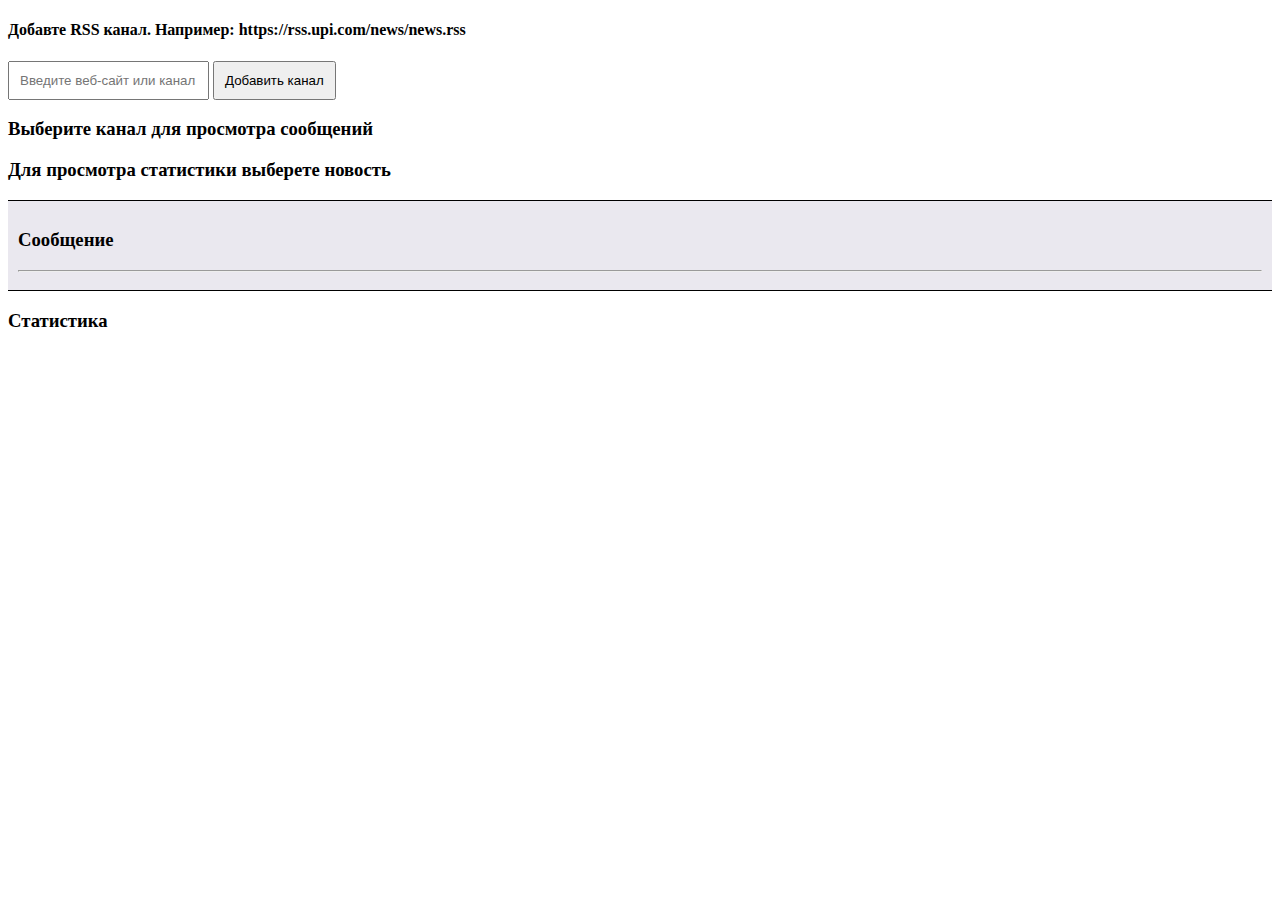
<file: rss/index.html>
<!DOCTYPE html>
<html lang="en">
<head>
    <meta charset="UTF-8">
    <meta name="viewport" content="width=device-width, initial-scale=1.0">
    <title>Document</title>
    <link rel="stylesheet" href="styles.css">
</head>
<body>
        <h4> Добавте RSS канал. Например: https://rss.upi.com/news/news.rss</h4>
        <div class="list-rss">
            <form id ="add" action="">
                <input type="text" id="urlChannel" placeholder="Введите веб-сайт или канал URL" value="">
                
                <input type="button" value="Добавить канал" onclick="addChannel()">
            </form>
        </div>

        <h3>Выберите канал для просмотра сообщений</h3>
        <div id="list"></div>

        <h3>Для просмотра статистики выберете новость</h3>
        <div id="feed"></div>
        
        <div class="window">
            <h3>Сообщение</h3>
            <hr>
        <div id="content"></div>
        </div>
            <div class="statistics">
                <h3>Статистика</h3>
            <div id="countChannel"></div>
            <div id="countContent"></div>
            <div id="countAuthor"></div>
            <div class="diagram"></div>
            <div id="chartContainer" style="height: 360px; width: 100%;"></div>
        </div>
    <script type="text/javascript" src="https://rss2json.com/gfapi.js"></script>
    <script src="https://canvasjs.com/assets/script/canvasjs.min.js"></script>
    <script src="js.js"></script>
</body>
</html>
</file>
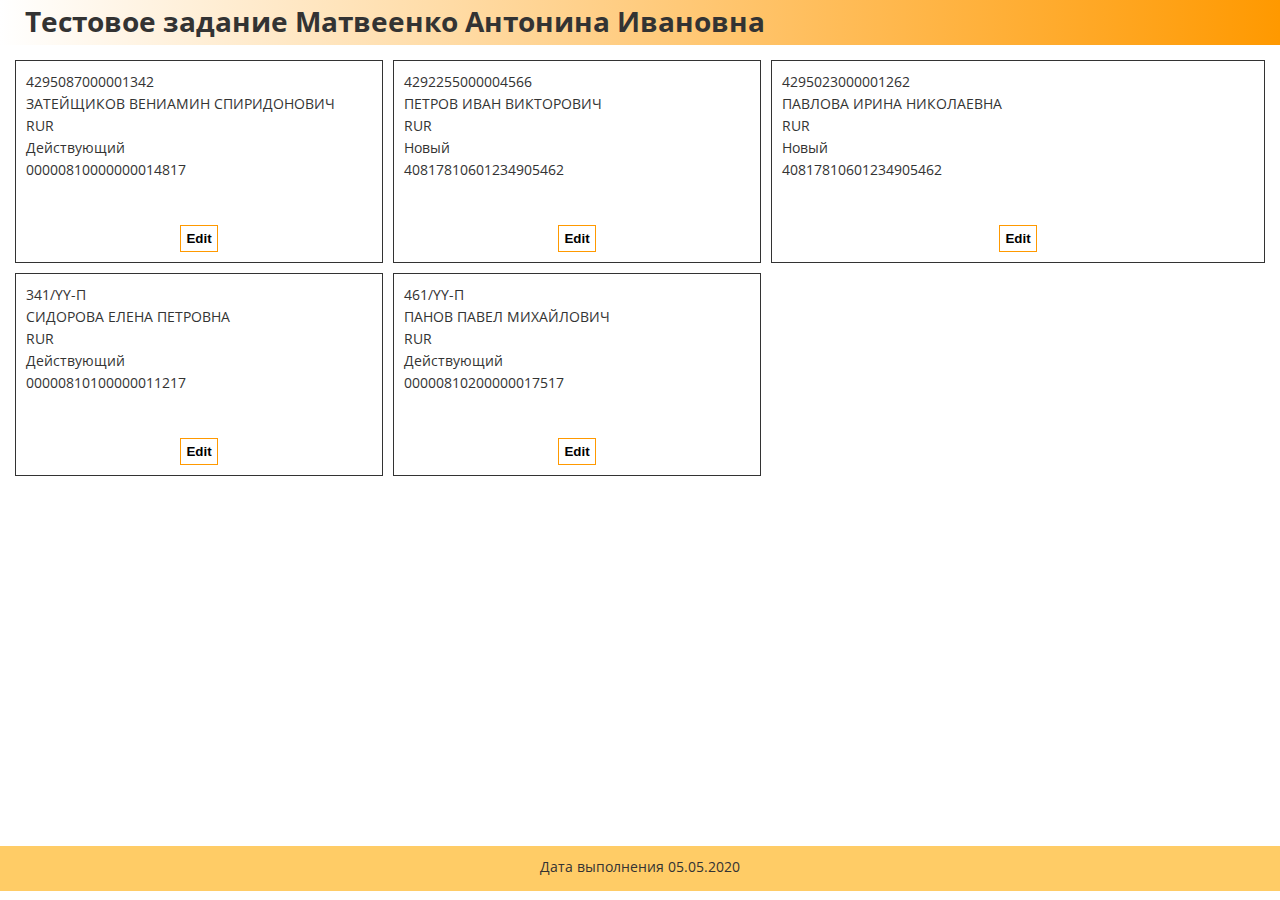
<file: test/index.html>
<!DOCTYPE html>
<html lang="ru">
<head>
    <meta charset="UTF-8">
    <meta name="viewport" content="width=device-width, initial-scale=1.0">
    <title>Document</title>
    <link href="https://fonts.googleapis.com/css2?family=Open+Sans:wght@400;700&display=swap" rel="stylesheet">
    <link rel="stylesheet" href="main.css">
</head>

<body>
    <header>
        <div class="container">
            <h1>Тестовое задание Матвеенко Антонина Ивановна</h1>
        </div>
    </header>
    <section class= "content">
        <div class="container">
            <div class="flex">
                <div class="wraper">
                    <div class="cart">
                        <p>4295087000001342</p>
                        <p>ЗАТЕЙЩИКОВ ВЕНИАМИН СПИРИДОНОВИЧ</p>
                        <p>RUR</p>
                        <p>Действующий</p>
                        <p>00000810000000014817</p>
                        <div class="additional">
                            <p>Рога и Копыта</p>
                            <p>15.01.2018</p>
                        </div>
                        <div class="button">
                            <button>Edit</button>
                        </div>
                    </div>
                </div>
                <div class="wraper">
                    <div class="cart">
                        <p>4292255000004566</p>
                        <p>ПЕТРОВ ИВАН ВИКТОРОВИЧ</p>
                        <p>RUR</p>
                        <p>Новый</p>
                        <p>40817810601234905462</p>
                        <div class="additional">
                            <p>Рога и Копыта</p>
                            <p>22.03.2020</p>
                        </div>
                        <div class="button">
                            <button>Edit</button>
                        </div>
                    </div>
                </div>
                <div class="wraper">
                    <div class="cart">
                        <p>4295023000001262</p>
                        <p>ПАВЛОВА ИРИНА НИКОЛАЕВНА</p>
                        <p>RUR</p>
                        <p>Новый</p>
                        <p>40817810601234905462</p>
                        <div class="additional">
                            <p>Рога и Копыта</p>
                            <p>12.04.2020</p>
                        </div>
                        <div class="button">
                            <button>Edit</button>
                        </div>
                    </div>
                </div>
                <div class="wraper">
                    <div class="cart">
                        <p>341/YY-П</p>
                        <p>СИДОРОВА ЕЛЕНА ПЕТРОВНА</p>
                        <p>RUR</p>
                        <p>Действующий</p>
                        <p>00000810100000011217</p>
                        <div class="additional">
                            <p>Рога и Копыта</p>
                            <p>22.11.2019</p>
                        </div>
                        <div class="button">
                            <button>Edit</button>
                        </div>
                    </div>
                </div>
                <div class="wraper">
                    <div class="cart">
                        <p>461/YY-П</p>
                        <p>ПАНОВ ПАВЕЛ МИХАЙЛОВИЧ</p>
                        <p>RUR</p>
                        <p>Действующий</p>
                        <p>00000810200000017517</p>
                        <div class="additional">
                            <p>Рога и Копыта</p>
                            <p>22.01.2016</p>
                        </div>
                        <div class="button">
                            <button>Edit</button>
                        </div>
                    </div>
                </div>
            </div>
        </div>
    </section>
    <footer>
        <div class="container">
            <p>Дата выполнения 05.05.2020</p>
        </div>
    </footer>
</body>
</html>
</file>
<file: css/main.css>
/*Спецификация*/
html {
	font-size: 15px;

}
body {
    font-family: "Open Sans";
    margin: 0;
    padding: 0;
}
div, p, input, button, form, textarea, a {
  box-sizing: border-box;
}
a, a:hover, a:active, a:focus,
button, input, button:hover, button:active, button:focus,
input:focus, input:active {
	text-decoration: none;
	outline: none;
}

h2 {
  font-size: 2rem;
  font-weight: 700;
  letter-spacing: 1.5px;
  margin-bottom: 42px;
}

ul, li{
  display: block;
  padding: 0;
  margin: 0;
}
button {
  width: 227px;
  height: 72px;
  color: #fff;
  background: #00897b;
  font-size: 1.333rem;
  text-transform: uppercase;
  border: 0;
}
.button {
  padding-top: 23px;
    display: inline-block;
    text-decoration: none;
    width: 201px;
    height: 73px;
    color: #fff;
    background: #00897b;
    font-size: 1.333rem;
    text-transform: uppercase;
}

.d-flex {
  display: -webkit-flex;
  display: -moz-flex;
  display: -ms-flex;
  display: -o-flex;
  display: flex;
}
.text {
  text-align: center;
}
.container {
  margin-right: auto;
  margin-left: auto;
  max-width: 1140px;
}
div, p, input, button, form {
  box-sizing: border-box;
}

/*Шапка*/

header {
  background: url(../img/pexel.jpg) no-repeat center;
}

.menu {
  background: #fff;
}
.menu_blok {
  justify-content: space-between;
  padding-top: 38px; 
  padding-bottom: 38px;
}
nav li {
  margin-right: 40px;
}
nav li:hover {
  color:  #00897b;
} 
.logo {
  font-size: 1.667rem;
  font-weight: 700;
}
nav {
  font-size: 1.333rem;
  font-weight: 600;
  letter-spacing: 1px;
  
}
.first {
  text-align: center;
  color: #fff;
  height: 650px;
  background-color: rgba(0, 0, 0, 0.8);
  padding: 140px 0;
}
h1 {
  
  font-size: 4rem;
  margin: 0;
  font-weight: 600;
  letter-spacing: 3px;
}
.first p {
  padding-bottom: 13%;
  font-size: 1.467rem;
  letter-spacing: 1.1px;
}

/* О нас*/
.about {
  padding: 72px 0;
}
.about__p {
  width: 620px;
  margin: 0 auto 30px;
  letter-spacing: 0.75px;
}

.promo {
  max-width: 280px;
  letter-spacing: 0.75px;
}
/*Портфолио*/
.portfolio {
  background: #e4fdf9;
  padding: 72px 0;
}
.work__item {
  position: relative;
  width: 370px;
  height: 370px;
}
.work__details {
  position: absolute;
  width: 100%;
  height: 100%;
  left: 0;
  top: 0;
   background: rgba(0,0,0,0.56);
    color: #fff;
    text-align: center;
    padding-top: 170px;
    font-size: 1.250rem;
    opacity: 0;
}
.work__item:hover .work__details {
  opacity: 1;
}


/*Контакты*/

.contact {
    background: #000;
    color: #fff;
    padding: 40px 0;
    font-size: 1.333rem;
    font-weight: 600;
    letter-spacing: 1px;
   
}
.contact p {
   line-height: 10px;
}
.justify {
  justify-content: space-between;
}
.justify_content {
  justify-content: space-around;
}
.circle {
  width: 110px;
  height: 110px;
  border-radius: 50%;
  background: #00897b;
  padding-top: 10px;
  margin: 0 auto;
  line-height: 127px;
}
.circle_three {
  line-height: 118px;
}
form {
  margin: 20px;
}
input {
  background: #fff;
  width: 495px;
  height: 88px;
  border: none;
  margin-bottom: 10px;
  font-size: 1.333rem;
  padding: 10px;
}
 textarea {
  width: 1000px;
  height: 500px;
  font-size: 1.333rem;
  padding: 10px;

}
/*Футур*/
footer{
  text-align: center;
  font-size: 1.333rem;
  font-weight: 700;
  letter-spacing: 1px;
  padding: 10px 0;
}
#loader {
    position: fixed;
    left: 0px;
    top: 0px;
    width: 100%;
    height: 100%;
    background: rgba(240, 240, 240, 0.91);
    overflow: hidden;
    display: none;
}

#loader img {
    position: absolute;
    width: 50px;
    height: 50px;
    left: 50%;
    margin-left: -25px;
    top: 50%;
    margin-top: -25px;
}

#overlay {
    display: none;
    /*position: absolute;*/
    position: fixed;
    top: 0px;
    width: 100%;
    height: 100%;
    background: #000c;
    left: 0px;
    cursor: pointer;
}
#thx {
    background: #fff;
    position: absolute;
    left: 50%;
    margin-left: -170px;
    top: 50%;
    padding: 30px;
    margin-top: -20px;
}

@media screen and (max-width: 1170px) {

  .work__item {
  width: 300px;
  height: auto;
}
.work__item img {
  width: 100%;
  height: auto;
}
.container {
    max-width: 960px;
}
input {
  width: 44%;
  }
textarea
{
  width: 90%;
} 
}
@media screen and (max-width: 963px) {
  .logo {
    margin-left: 15px;
  }

}
@media screen and (max-width: 768px) {
  h1 {
    font-size: 2.5rem;
  }
  .container {
    width: 100%;
  }
  .about__p {
    width: 90%;
  }

  .promo {
    display: block;
  }
  .work__item {
    display: block;
    width: 80%;
  }
  .work__item img {
     display: block;

  }
  .contact {
   font-size: 1.1rem;
  }

  input {
    max-width: 90%;
  }
  textarea {
    max-width: 90%;

  }
  
}

@media screen and (max-width: 500px) {
  nav {
    display: none;
  }
  .d-flex {
    display: inherit;
  } 
  .promo {
    margin-left: auto;
    margin-right: auto;
  }
  .work__item {
    margin: 0 auto 15px;
  }
  .work__details {
    display: none;
  }
}
</file>
<file: food/css/main.css>
@font-face {
	font-family: 'Kayak Sans Bold Italic';
	src: url('../fonts/KayakSansBoldItalic.otf');
	font-weight: 900;
	font-style: italic;
}
@font-face {
	font-family: 'Kayak Sans Bold';
	src: url('../fonts/KayakSansBold.otf');
	font-weight: 900;
	font-style: normal;
}
@font-face {
	font-family: 'Kayak Sans Light Italic';
	src: url('../fonts/KayakSansLightItalic.otf');
	font-weight: 300;
	font-style: italic;
}
@font-face {
	font-family: 'Kayak Sans Light';
	src: url('../fonts/KayakSansLight.otf');
	font-weight: 300;
	font-style: normal;
}
@font-face {
	font-family: 'Kayak Sans Regular Italic';
	src: url('../fonts/KayakSansRegularItalic.otf');
		font-weight: 700;
	font-style: italic;
}
@font-face {
	font-family: 'Kayak Sans Regular';
	src: url('../fonts/KayakSansRegular.otf');
	font-weight: 700;
	font-style: normal;

}



html {
	font-size: 50px;
}

body {
	margin: 0;
	padding: 0;
    font-family: 'Kayak Sans Bold';
    letter-spacing: -0.02em;  
}

div, p, input, button, form, textarea, a, header {
  box-sizing: border-box;
}

a, a:hover, a:active, a:focus,
button, input, button:hover, button:active, button:focus,
input:focus, input:active {
	text-decoration: none;
	outline: none;
}

.colorFont {
   color: #6ece0f;
}

a, button {
	background: #5fb709;
	color: #fff;
	font-size: 0.5rem;
	letter-spacing: 0em;
	height: 65px;
	width: 200px;
	display: inline-block;
	border-radius: 9px;
	text-align: center;
}

.button {
   font-size: 0.380rem; 
}

input {
	font-size: 0.320rem;
	color: #585858;
	width: 480px;
	height: 65px;
	border-radius: 9px;
	background-color: rgba(0,0,0,0);
	border: 1px solid #9b9a9a;
}

/*desktop*/


header {
	background: url(../img/bg1.png), #fff no-repeat center;
	padding-left: 8%;
	padding-right: 8%;
	position: relative;
    height: 920px;
    padding-top: 48px;
    line-height: 70px;
}

   .text {
	font-size: 0.420rem;
	font-family: 'Kayak Sans Regular';
	font-weight: 700;
	letter-spacing: 0em;
}


.container  {
	width: 100%;
	height: 600px;
} 


.deliver {
	background: url(../img/burger.png) 10% 50% #fff no-repeat;
	display: flex;
	justify-content: flex-end;
}

.deliver__text {
	text-align: left;
	margin-right: 8%;
}

.find {
	position: relative;
	background: url(../img/cucumber.png) 0% 80% no-repeat,
	            url(../img/mobil2.png) 70% 50% no-repeat,
	            url(../img/egg.png) 100% 25% no-repeat;         
	background-color: #edeef0;	
	padding-bottom: 200px;
	padding-top: 200px;
    height: 1200px;
    display: flex;
    align-content: space-evenly;   
}

.find::before {
     content: '';
    position: absolute;
    top: 0;
    left: 0;
    width: 100%;
    height: 279px;
    background: url(../img/shape4.png) no-repeat;
} 

.find::after {
    content: '';
    position: absolute;
    bottom: 0;
    left: 0;
    width: 100%;
    height: 287px;
    background: url(../img/shape.png) no-repeat;
}

.find__text {
	margin-top: 9%;
	width: 45%;
	text-align: left;
	margin-left: 8%;
}

.place {
	background: url(../img/hand.png) 0% 0% no-repeat,
	            url(../img/table.png) 100% 0% no-repeat;
	display: flex;
	justify-content: flex-end;
	padding-bottom: 100px;
	padding-top: 100px;
}

.place__text {
	width: 45%;
	padding-top: 14%;
	text-align: left;
	margin-right: 8%;	
}

footer {
    padding-top: 200px;
    background: url(../img/shape3.png) 100% 0% no-repeat;
    background-size: cover;
    max-width: 100%;
	display: flex;
	justify-content: space-around;
	padding-bottom: 100px;
}

.partner {
	font-size: 0.4rem;
	max-width: 439px;
	padding-left: 20px;
	padding-right: 20px;
}

.partner h3 {
	font-size: 0.700rem;
}

.partner a {
	line-height: 65px;
    font-size: 0.460rem;
}




@media screen and (max-width: 1170px) {
	body {
		font-size: 0.8rem;
	}

	header {
		background: url(../img/plate2.png) 100% 0% #fff no-repeat;
		background-color: #edeef0;	
		line-height: 1em;
		height: auto;
	}

	header::after {
	    content: '';
	    position: absolute;
	    bottom: 0;
	    left: 0;
	    width: 100%;
	    height: 287px;
	    background: url(../img/shape.png) no-repeat;
    }

	.header__text {
		width: 40%;
	}

	.container  {
		min-height: auto;
    } 

	br {
		display: none;
	}

	.deliver {
		background-size: 40%;
	} 
	.deliver__text {
		width: 45%;
		padding-left: 5%;
	}

	input {
		width: 90%;
		margin-bottom: 10px;
	}


	.find {
	  	background-size: 20%, 30%, 20%;
	}
	.find__text {
	  	margin-top: 140px;
	}

	.place {
	  	background-size: 45%, 43%;
	}
	.partner {
		padding-left: 20px;
		padding-right: 20px;
	}

}


@media screen and (max-width: 940px) {
	header {
		background: url(../img/plate2.png) 100% 0% no-repeat;
		background-size: 50%;
		background-color: #edeef0;	
	}

	.header__text {
		padding-bottom: 150px;
	}

	.find {
        height: 1000px;
	}

	.find__text {
	width: 40%;
    }
}

@media screen and (max-width: 500px) {

	a, button {
		width: 80%;
		line-height: 65px;
	}

	input {
		width: 80%;
	}

	body {
		font-size: 0.6rem;
	}

	header {
		background: url(../img/plate2.png) 100% 0% no-repeat;
		background-size: 80%;
		background-color: #edeef0;	
		text-align: center;
		padding-left: 0;
		padding-right: 0;
	}

	header::after {
		display: none;
	}

	.header__text {
		width: 90%;
		padding-top: 200px;
		margin: 0 auto;
	}

	.deliver__text {
		width: 90%;
    }

    .deliver {
		background: url(../img/burger.png) 50% 90% #fff no-repeat;
		background-size: 70%;
	}

	.deliver__text {
		text-align: center;
		padding-left: 0;
		margin-right: auto;
		margin-left: auto;
	}

    .find__text {
		width: 90%;
		margin-right: auto;
		margin-left: auto;
		text-align: center;
    }

    .find {
		background: url(../img/mobil2.png) 50% 80% no-repeat;
		background-color: #edeef0;	
		background-size: 30%, 20%;         
		padding-bottom: 10px;
		padding-top: 10px;
	    height: 600px;
	}

	.find::after {
		display: none;
	}

	.find::before {
		display: none;
	}

	.find__text {
		width: 90%;
		margin: 0 auto;
	}

	.place {
		background: url(../img/hand.png) 0% 60% no-repeat;
		background-size: 70%;
		padding-bottom: 5px;
		padding-top: 5px;
	}

	.place__text {
   		width: 90%;	
   		margin: 0 auto;
   		text-align: center;
    }
    
	footer {
		padding-top: 10px;
		flex-direction: column;
		margin: 0 auto;
		background: #edeef0;
	}

	.partner {
		padding-top: 40px;
		width: 90%;
		text-align: center;
		margin: 0 auto;
	}
}
</file>
<file: gloria/css/style.css>
body {
    font-family: 'Lato', sans-serif;
    font-size: 18px;
    line-height: 22px;
}

a, a:hover, a:active {
    text-decoration: none;
}

a, button{
	outline: none;
	cursor: pointer;
	background: none;
	border: none;
}

.bg-gold {
    background-color: #DDA859;
}

.text-white {
    color: #fff;
}

.text-black {
    color: black;
}

.text-grey {
    color: #E5E5E5;
}

.text-gold {
    color: #DDA859;
}

.text-violet {
    color: #714271;
}

.font-size-24 {
    font-size: 24px;
    line-height: 29px;
}

.font-size-12 {
    font-size: 12px;
}

h1 {
    font-style: normal;
    font-weight: 700;
    font-size: 60px;
    line-height: 72px;
    margin-top: 50px;
}

h2 {
    font-weight: bold;
    font-size: 30px;
    line-height: 36px;
    text-transform: uppercase;
}

form {
    max-width: 560px;
    margin: 66px auto 0px;
}

button {
    border: none;
    padding: 15px 30px;
}

.button {
    background: #DB0707;
    border-radius: 35px;
    font-style: normal;
    font-weight: 500;
    font-size: 15px;
    line-height: 18px;
    text-align: center;
    padding: 15px 30px;
    color:white;
}

.button:hover {
    -webkit-box-shadow: 0px 4px 4px rgba(0, 0, 0, 0.25);
    box-shadow: 0px 4px 4px rgba(0, 0, 0, 0.25);
    background-color: #D20505;
}

input {
    background: #FAF9F9;
    border: 1px solid #E5E5E5;    
    border-radius: 35px;
    font-style: normal;
    font-weight: 300;
    font-size: 15px;
    line-height: 18px; 
    text-transform: uppercase;
    color: #000000; 
    width: 262px;
    padding: 15px 20px;
}

/* header  */

header {
    background: url(../img/bg.jpg) center no-repeat;
    background-size: cover;
    color: #fff;
    padding-top: 40px;
    padding-bottom: 135px;
}

/* reason  */

.reason {
    padding-top: 70px;
}

.reason__img {
    border-bottom: 1px solid #DDA859 ;
    margin-bottom: 99px;
    width: 100%;
    height: auto;
}
.reason__img-2 {
    width: 100%;
    height: auto;
}

.reason h2 {
   margin-bottom: 40px;
}

.reason p {
    padding-bottom: 21px;
}

.triangle_left {
    position: relative;
    padding-left: 20px;
}

.triangle_left::before {
    position: absolute;
    left: -59px;
    top: -17px;
    content: '';
    width: 0;
    height: 0;
    border-top: 48px solid transparent;
    border-right: 12px solid #DDA859;
    border-bottom: 48px solid transparent;
    margin-top: 19px;
    margin-left: 55px;
}

.triangle_right {
    position: relative;
    padding-right: 20px;
}

.triangle_right::after {
    position: absolute;
    right: -19px;
    top: 0px;
    content: '';
    width: 0;
    height: 0;
    border-top: 48px solid transparent;
    border-left: 12px solid #DDA859;
    border-bottom: 48px solid transparent;
    margin-right: 20px;
}

/* practice */

.practice {
    padding-top: 80px;
    padding-bottom: 80px;
    background: url(../img/bg-footer.png) center no-repeat;
    background-size: cover;
}

/* program */

.program {
    padding-top: 70px;
    padding-bottom: 42px;
}

.program__list {
    border: 3px solid #DDA859;
    padding-top: 40px;
    border-radius: 10px;
    margin-bottom: -109px;
    background-color: white;
}

.program__bulet-list{
    padding: 5% 10% 7%;
}

 .program__bulet-list ul li {
    text-align: left;
} 

.program ul {
    padding-left: 0;
}

.program ul li {
    position: relative;
    list-style-type: none; 
    margin-top: 20px;
    padding-left: 34px;
}

.program  ul li:before {
    position: absolute;
    top: 6px;
    left: 0;
    width: 10px;
    height: 10px;
    border-radius: 50%;
    background:  #DDA859;   
    content: " "; 
}

.program__bulet-list p {
       font-weight: bold;
}

.program   ol {
    list-style: none;
    counter-reset: my-awesome-counter;
    list-style-position: outside;
    padding-left: 0;
}

.program  ol  li {
    position: relative;
    padding-left: 34px;
    counter-increment: my-awesome-counter;
    margin-top: 20px;
}

.program   ol li::before {
    content: counter(my-awesome-counter);
    background:  #DDA859;
    width: 40px;
    height: 40px;
    font-size: 24px;
    border-radius: 50%;
    display: inline-block;
    line-height: 40px;
    color: white;
    text-align: center;
    position: absolute;
    top: 7px;
    left: -23px;
}

  /*must  */

.must {
    background:  #FFF8EF;
    padding-top: 120px;
    padding-bottom: 40px;
}

.must h2 {
    max-width: 555px;
    margin-bottom: 52px;
    margin-left: auto;
    margin-right: auto;
}

.must__items {
    border-top: 1px solid #DDA859;
    position: relative;
    max-width: 356px;
    padding-top: 15px;
    margin-bottom: 50px;
}

.must__items::before {
    position: absolute;
    background: #DDA859; 
    width: 15px;
    height: 15px;
    border-radius: 50%;
    content: " "; 
    top: -8px;
    left: 50%;
}
/* author */

.author {
    padding-top: 40px;
    margin-bottom: -15px;
}

.author img {
    width: 100%;
    height: auto;
}

.author__title{
    font-weight: bold;
    font-size: 30px;
    line-height: 36px;
    color: #232323;
    padding-top: 15px;
}

.author ul {
    padding-left: 0;
}

.author ul li {
    position: relative;
    list-style-type: none; 
    margin-top: 20px;
    padding-left: 27px;
}
   
.author  ul li:before {
    position: absolute;
    top: 6px;
    left: 0;
    width: 10px;
    height: 10px;
    border-radius: 50%;
    background:   #765F7D;
    content: " "; 
}


  /* reviews */
  
.reviews {
    background: #F4E4F9;
    padding-top: 100px;
    padding-bottom: 120px;
}

.slider__items {
      padding: 20px;
}
  
.reviews__item {
    background: #FFFFFF;
    box-shadow: 0px 0px 30px rgba(0, 0, 0, 0.15);
    position: relative;
    text-align: left;
    margin-bottom: 20px;
    position: relative;
}
  
.reviews__name {
      padding-left: 20px;
      font-weight: bold;
}

.quotations {
    position: absolute;
    top: -15px;
    right: 50px;
    background: #714271;
}
  
.reviews__text {
      position: relative;
      padding: 30px;
      font-size: 0.889rem;
}

.reviews__text::before {
    position: absolute;
    content: "";
}

hr {
    border: none; 
    width: 262px;
    height: 1px;
    position: absolute;
    background: #714271;
}

.reviews__title {
    display: flex;
    padding: 25px 20px 0px 30px;
}

.reviews__title img {
    max-width: 55px;
    max-height: 58px;
}

.name{
    font-size: 0.778rem; 
}

.title {
    font-size: 0.889rem;
    text-transform: uppercase;
}

/* footer */

 footer {
    padding-top: 30px;
    padding: 37px;
    background: url(../img/bg-footer.png) center no-repeat;
    background-size: cover;
 }
 .button-footer, .button-footer:active, .button-footer:focus, .button-footer:visited {
    position: relative;
    display: inline-block;
    text-transform: uppercase;
    color: white;
    padding: 15px;
    background: #EC2808;
    border: 2px solid #EC2808;
    border-radius: 10px;
    text-decoration: none;
    outline: none;
    font-size: 14px;
}
@media screen and (max-width:768px) {
    h1 {
    font-size: 40px;
    line-height: 48px;
    }
}
</file>
<file: rss/styles.css>
input {
    padding: 10px;
}
.window {
    background: #EAE8EF;
    border-top: 1px solid #000;
    border-bottom: 1px solid #000;
    padding: 10px;
}

#feed img {
    padding-left: 10px;
    padding-right: 10px;
    max-width: 100px;
    max-height: 100px;
}
#list p {
    background: #C5FACD;
    border-top: 1px solid #000;
    border-bottom: 1px solid #000;
    padding: 10px;
}

.feedLi {
    background: #D7EFF9;
    border-top: 1px solid #000;
    border-bottom: 1px solid #000;
}
</file>
<file: test/main.css>
* {
    margin: 0;
    padding: 0;
    -webkit-box-sizing: border-box; 
    -moz-box-sizing: border-box;
    box-sizing: border-box;
    -webkit-appearance: none;
    -moz-appearance: none;
}
html {
    height: 100%;
}

body {
    font-size: 14px;
    line-height: 22px;
    font-family: 'Open Sans', sans-serif;
    color: #333;
    height: 100%;   
}

a, a:hover, a:active, a:focus,
button, input, button:hover, button:active, button:focus,
input:focus, input:active {
      text-decoration: none;
      outline: none;
}

.flex {
    display: flex;
    display: -webkit-box;
    display: -webkit-flex;
    display: -ms-flexbox;
    flex-flow: row wrap;
    -webkit-flex-wrap: wrap;
    -moz-flex-wrap: wrap;
    -ms-flex-wrap: wrap;
    -o-flex-wrap: wrap;
    flex-wrap: wrap;
}



.container {
    max-width: 1280px;
    padding: 10px;
    margin-left: auto;
    margin-right: auto;
}
header, footer {
    height: 45px;
}
header {
    background: linear-gradient(to right, #fff, #FF9900);
    text-align: left;
    padding-left: 15px;
}
footer {
    background: #FFCC66;
    text-align: center;
    margin-top: -45px;
    width: 100%;
}



.content {
    min-height: 94%;
	padding-bottom: 45px;
}

.wraper {
    padding: 5px;
    width: 30%;
}

.wraper:nth-child(3n) {
    width: 40%;
}

.cart {
    position: relative;
    border: 1px solid #333;
    padding: 10px;
}

.additional {
    visibility: hidden;
}

.cart:hover .additional {
    visibility: visible;
}

button {
    background: #fff;
    border: 1px #FF9900 solid;
    font-weight: bold;
    padding: 5px; 
}
.button {
    width: 100%;
    text-align: center;
}


@media screen and (max-width: 800px) {
     h1 {
         font-size: 1.2rem;
     }
} 


@media screen and (max-width: 800px) {

    h1 {
        font-size: 0.8rem;
    }

   .cart {
    word-break: break-all;
    }
}
</file>
